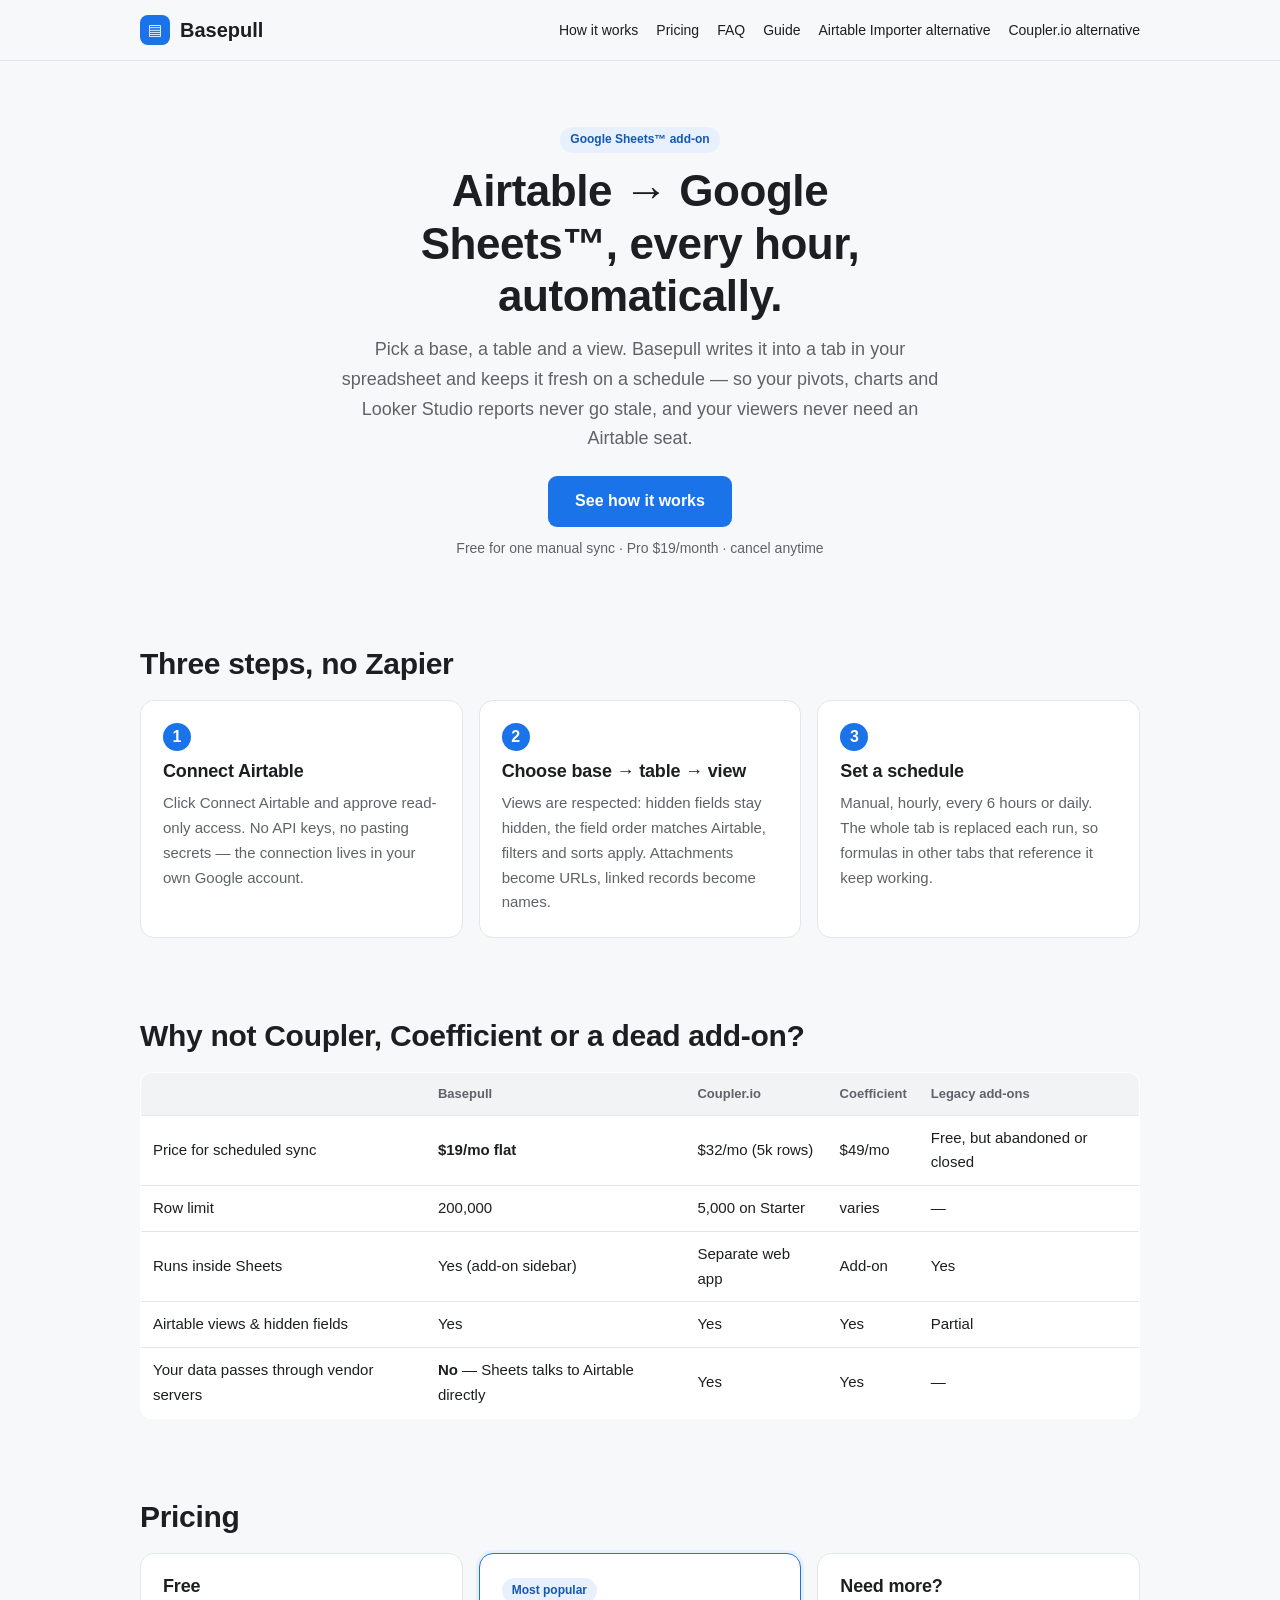
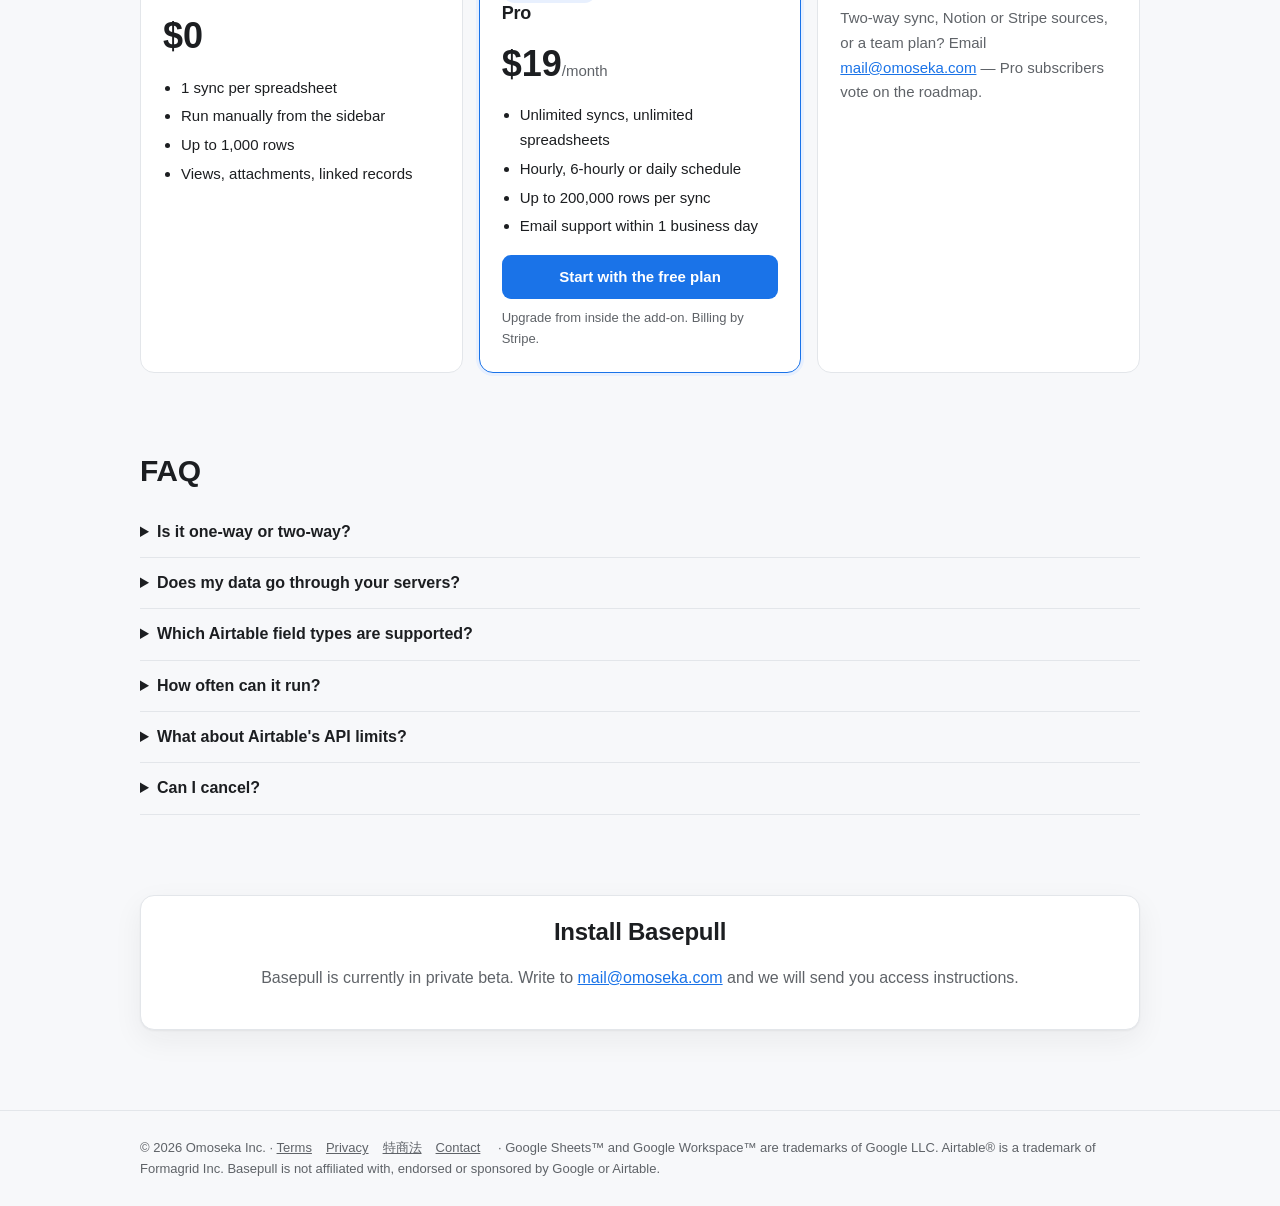
<file: index.html>
<!doctype html>
<html lang="en">
<head>
<meta charset="utf-8">
<meta name="viewport" content="width=device-width,initial-scale=1">
<title>Basepull — Airtable to Google Sheets sync add-on (hourly, automatic, $19/mo)</title>
<meta name="description" content="Sync Airtable tables and views into Google Sheets automatically. A Google Sheets add-on that runs hourly or daily, keeps your Sheets copy fresh, and costs $19/month instead of $32–49 for Coupler or Coefficient. Free plan included.">
<meta property="og:title" content="Basepull — Airtable → Google Sheets, on a schedule">
<meta property="og:description" content="Pull any Airtable table or view into Google Sheets every hour. No Zapier, no Airtable seats for viewers.">
<link rel="icon" href="favicon.svg" type="image/svg+xml">
<link rel="stylesheet" href="style.css">
<script type="application/ld+json">{"@context":"https://schema.org","@type":"SoftwareApplication","name":"Basepull","applicationCategory":"BusinessApplication","operatingSystem":"Web (Google Sheets add-on)","offers":[{"@type":"Offer","price":"0","priceCurrency":"USD","name":"Free"},{"@type":"Offer","price":"19","priceCurrency":"USD","name":"Pro monthly"}],"description":"Scheduled one-way sync from Airtable to Google Sheets."}</script>
</head>
<body>
<header class="top"><div class="wrap">
  <a class="brand" href="./"><span class="mark">▤</span>Basepull</a>
  <nav><a href="#how">How it works</a><a href="#pricing">Pricing</a><a href="#faq">FAQ</a><a href="airtable-to-google-sheets.html">Guide</a><a href="airtable-importer-alternative.html">Airtable Importer alternative</a><a href="coupler-io-alternative.html">Coupler.io alternative</a></nav>
</div></header>

<main class="wrap">
  <section class="hero">
    <span class="badge">Google Sheets™ add-on</span>
    <h1>Airtable → Google Sheets™, every hour, automatically.</h1>
    <p class="lead">Pick a base, a table and a view. Basepull writes it into a tab in your spreadsheet and keeps it fresh on a schedule — so your pivots, charts and Looker Studio reports never go stale, and your viewers never need an Airtable seat.</p>
    <a class="btn primary big" id="installBtn" href="#how">See how it works</a>
    <p style="color:var(--muted);font-size:14px;margin-top:10px">Free for one manual sync · Pro $19/month · cancel anytime</p>
  </section>

  <section class="block" id="how">
    <h2>Three steps, no Zapier</h2>
    <div class="steps">
      <div class="card"><h3>Connect Airtable</h3><p>Click Connect Airtable and approve read-only access. No API keys, no pasting secrets — the connection lives in your own Google account.</p></div>
      <div class="card"><h3>Choose base → table → view</h3><p>Views are respected: hidden fields stay hidden, the field order matches Airtable, filters and sorts apply. Attachments become URLs, linked records become names.</p></div>
      <div class="card"><h3>Set a schedule</h3><p>Manual, hourly, every 6 hours or daily. The whole tab is replaced each run, so formulas in other tabs that reference it keep working.</p></div>
    </div>
  </section>

  <section class="block">
    <h2>Why not Coupler, Coefficient or a dead add-on?</h2>
    <div class="tablewrap"><table class="compare">
      <tr><th></th><th>Basepull</th><th>Coupler.io</th><th>Coefficient</th><th>Legacy add-ons</th></tr>
      <tr><td>Price for scheduled sync</td><td><b>$19/mo flat</b></td><td>$32/mo (5k rows)</td><td>$49/mo</td><td>Free, but abandoned or closed</td></tr>
      <tr><td>Row limit</td><td>200,000</td><td>5,000 on Starter</td><td>varies</td><td>—</td></tr>
      <tr><td>Runs inside Sheets</td><td>Yes (add-on sidebar)</td><td>Separate web app</td><td>Add-on</td><td>Yes</td></tr>
      <tr><td>Airtable views &amp; hidden fields</td><td>Yes</td><td>Yes</td><td>Yes</td><td>Partial</td></tr>
      <tr><td>Your data passes through vendor servers</td><td><b>No</b> — Sheets talks to Airtable directly</td><td>Yes</td><td>Yes</td><td>—</td></tr>
    </table></div>
  </section>

  <section class="block" id="pricing">
    <h2>Pricing</h2>
    <div class="grid3">
      <div class="card price"><h3>Free</h3><div class="amt">$0</div>
        <ul><li>1 sync per spreadsheet</li><li>Run manually from the sidebar</li><li>Up to 1,000 rows</li><li>Views, attachments, linked records</li></ul></div>
      <div class="card price hot"><span class="badge">Most popular</span><h3>Pro</h3><div class="amt">$19<small>/month</small></div>
        <ul><li>Unlimited syncs, unlimited spreadsheets</li><li>Hourly, 6-hourly or daily schedule</li><li>Up to 200,000 rows per sync</li><li>Email support within 1 business day</li></ul>
        <a class="btn primary" href="#install" style="width:100%">Start with the free plan</a>
        <p style="font-size:13px;color:var(--muted);margin:8px 0 0">Upgrade from inside the add-on. Billing by Stripe.</p></div>
      <div class="card"><h3>Need more?</h3><p>Two-way sync, Notion or Stripe sources, or a team plan? Email <a href="mailto:mail@omoseka.com">mail@omoseka.com</a> — Pro subscribers vote on the roadmap.</p></div>
    </div>
  </section>

  <section class="block faq" id="faq">
    <h2>FAQ</h2>
    <details><summary>Is it one-way or two-way?</summary><p>One-way, Airtable → Sheets. The Sheets tab is a read-only mirror that is replaced on every run. Edit in Airtable; analyse in Sheets.</p></details>
    <details><summary>Does my data go through your servers?</summary><p>No. The add-on runs as Google Apps Script inside your Google account and calls the Airtable API directly. The only thing our server ever sees is your email address, to check whether you are a Pro subscriber.</p></details>
    <details><summary>Which Airtable field types are supported?</summary><p>All of them. Text, numbers, dates and checkboxes come through as-is. Multiple selects, linked records, lookups and collaborators are joined with commas; attachments become their URLs; formula errors show as <code>#ERROR</code>.</p></details>
    <details><summary>How often can it run?</summary><p>Google limits add-on schedules to once per hour. Basepull offers hourly, every 6 hours and daily on Pro. Free runs whenever you click "Run now".</p></details>
    <details><summary>What about Airtable's API limits?</summary><p>Airtable allows 5 requests per second per base and 100 records per request. A 50,000-row table syncs in about 2 minutes. Basepull backs off automatically if Airtable rate-limits.</p></details>
    <details><summary>Can I cancel?</summary><p>Yes, any time from "Manage subscription" in the sidebar. You keep Pro until the end of the billing period. Refunds within 14 days, no questions asked.</p></details>
  </section>

  <section class="block" id="install">
    <div class="panel" style="text-align:center">
      <h2 style="font-size:24px">Install Basepull</h2>
      <p style="color:var(--muted)">Basepull is currently in private beta. Write to <a href="mailto:mail@omoseka.com">mail@omoseka.com</a> and we will send you access instructions.</p>
    </div>
  </section>
</main>

<footer><div class="wrap">© 2026 Omoseka Inc. · <a href="terms.html">Terms</a><a href="privacy.html">Privacy</a><a href="tokushoho.html">特商法</a><a href="mailto:mail@omoseka.com">Contact</a> · Google Sheets™ and Google Workspace™ are trademarks of Google LLC. Airtable® is a trademark of Formagrid Inc. Basepull is not affiliated with, endorsed or sponsored by Google or Airtable.</div></footer>
</body>
</html>
</file>
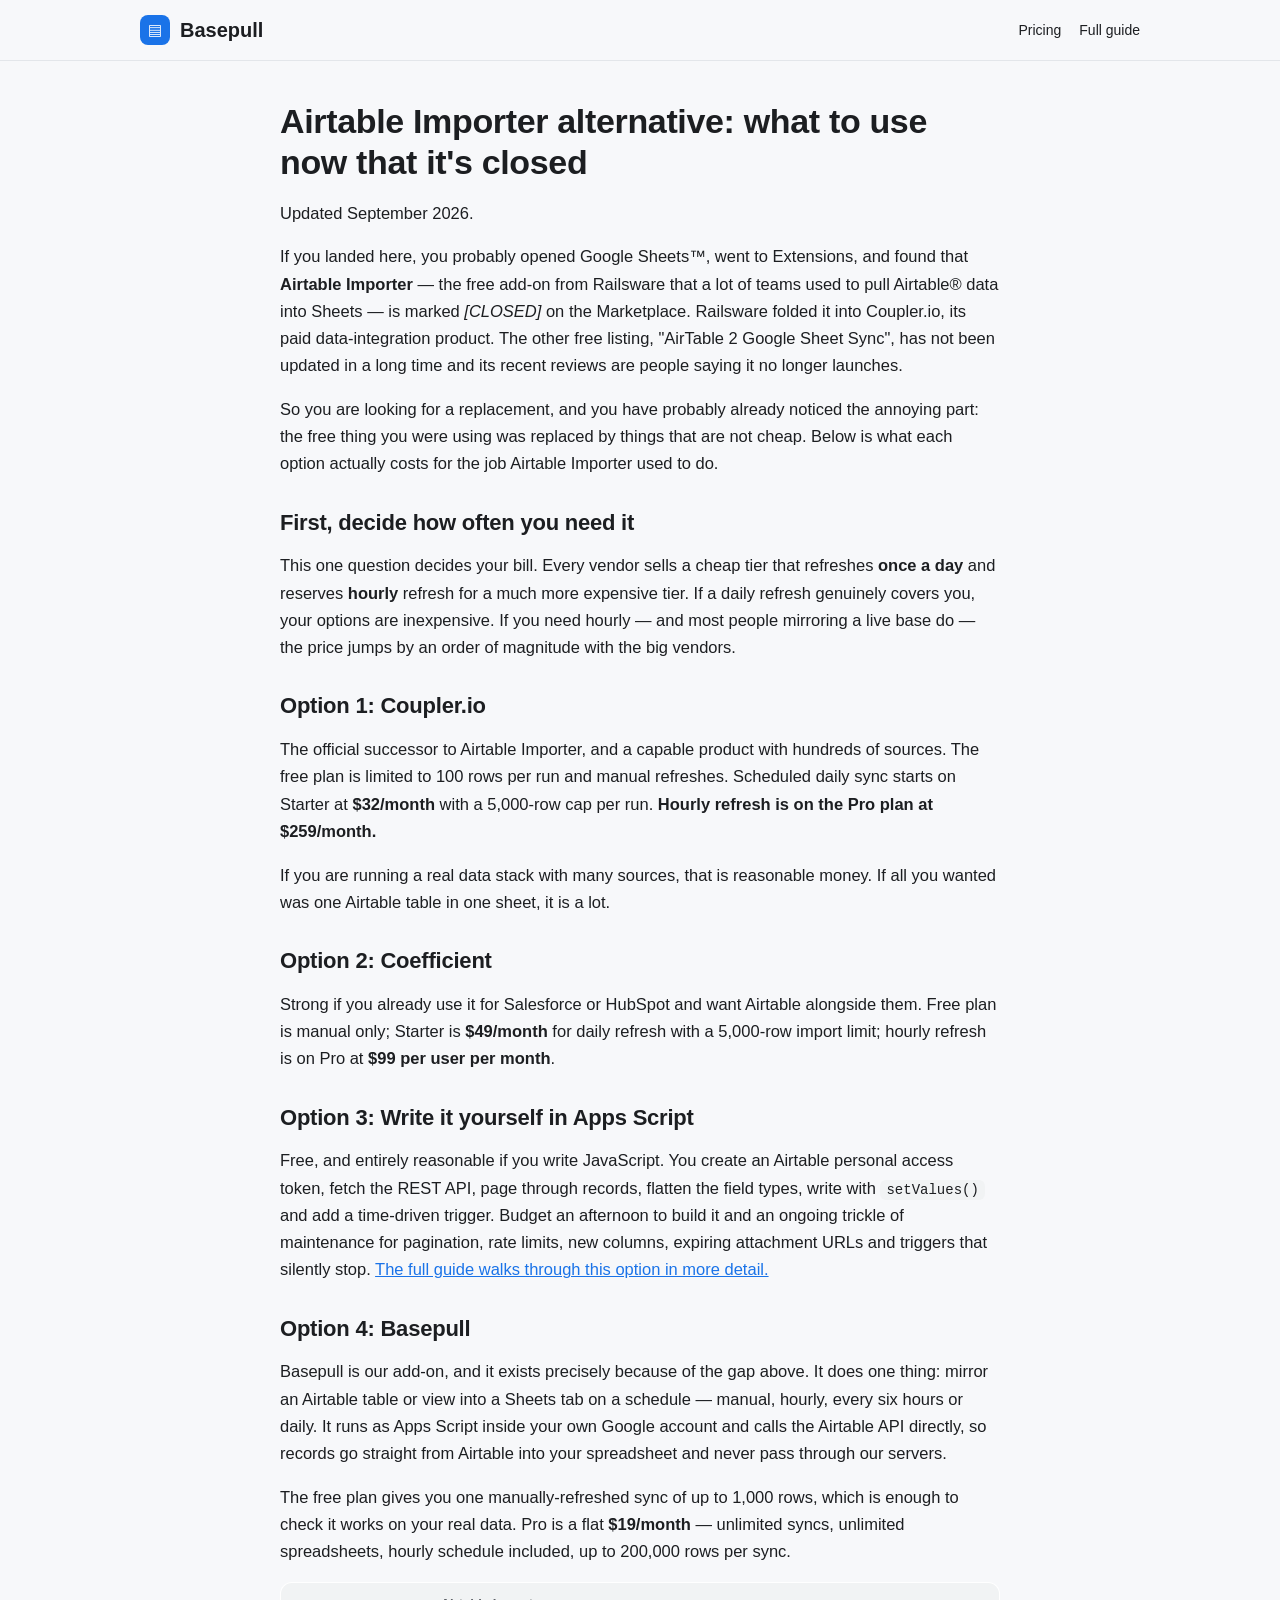
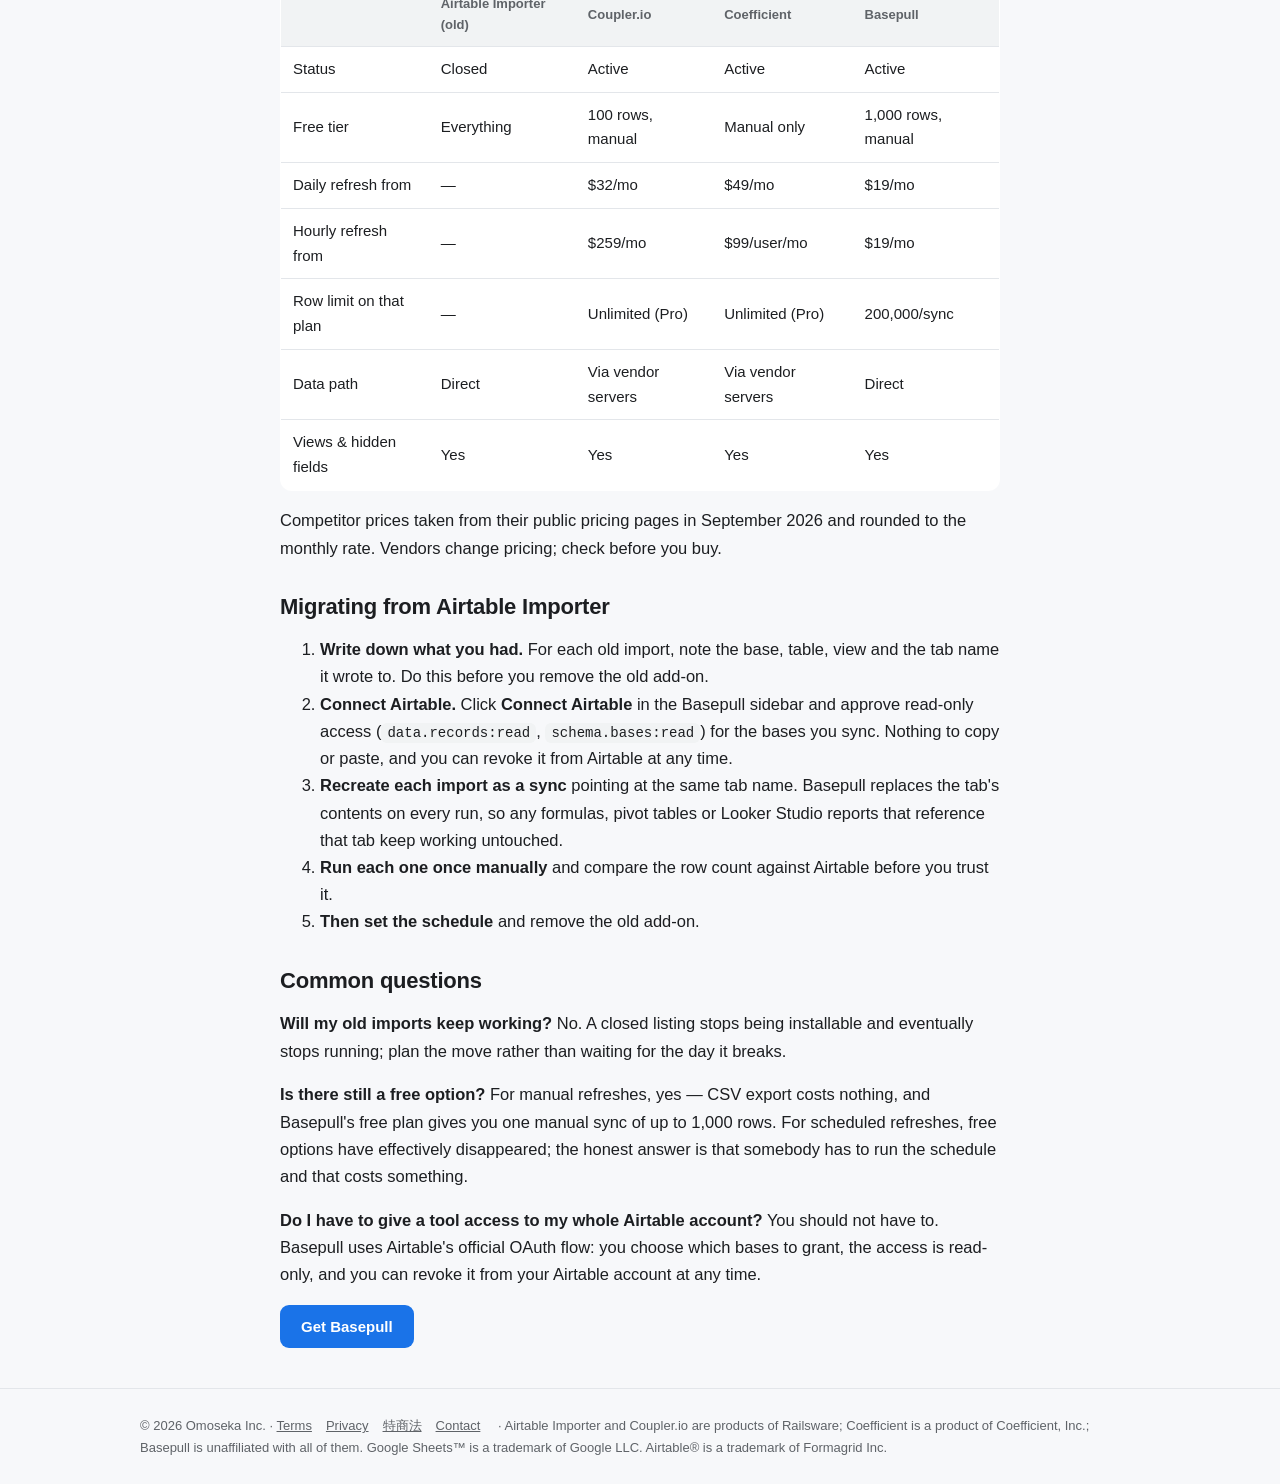
<file: airtable-importer-alternative.html>
<!doctype html>
<html lang="en"><head><meta charset="utf-8"><meta name="viewport" content="width=device-width,initial-scale=1">
<title>Airtable Importer is closed — the best alternatives for Google Sheets (2026)</title>
<meta name="description" content="Railsware's free Airtable Importer add-on for Google Sheets is closed. Here is what to use instead in 2026, with real prices, row limits and which plans actually include hourly refresh.">
<link rel="canonical" href="https://basepull.app/airtable-importer-alternative.html">
<link rel="icon" href="favicon.svg" type="image/svg+xml"><link rel="stylesheet" href="style.css"></head>
<body>
<header class="top"><div class="wrap"><a class="brand" href="./"><span class="mark">&#9636;</span>Basepull</a><nav><a href="./#pricing">Pricing</a><a href="airtable-to-google-sheets.html">Full guide</a></nav></div></header>
<main class="article">
<h1>Airtable Importer alternative: what to use now that it's closed</h1>
<p class="lede">Updated September 2026.</p>
<p>If you landed here, you probably opened Google Sheets&trade;, went to Extensions, and found that <strong>Airtable Importer</strong> &mdash; the free add-on from Railsware that a lot of teams used to pull Airtable&reg; data into Sheets &mdash; is marked <em>[CLOSED]</em> on the Marketplace. Railsware folded it into Coupler.io, its paid data-integration product. The other free listing, "AirTable 2 Google Sheet Sync", has not been updated in a long time and its recent reviews are people saying it no longer launches.</p>
<p>So you are looking for a replacement, and you have probably already noticed the annoying part: the free thing you were using was replaced by things that are not cheap. Below is what each option actually costs for the job Airtable Importer used to do.</p>

<h2>First, decide how often you need it</h2>
<p>This one question decides your bill. Every vendor sells a cheap tier that refreshes <strong>once a day</strong> and reserves <strong>hourly</strong> refresh for a much more expensive tier. If a daily refresh genuinely covers you, your options are inexpensive. If you need hourly &mdash; and most people mirroring a live base do &mdash; the price jumps by an order of magnitude with the big vendors.</p>

<h2>Option 1: Coupler.io</h2>
<p>The official successor to Airtable Importer, and a capable product with hundreds of sources. The free plan is limited to 100 rows per run and manual refreshes. Scheduled daily sync starts on Starter at <strong>$32/month</strong> with a 5,000-row cap per run. <strong>Hourly refresh is on the Pro plan at $259/month.</strong></p>
<p>If you are running a real data stack with many sources, that is reasonable money. If all you wanted was one Airtable table in one sheet, it is a lot.</p>

<h2>Option 2: Coefficient</h2>
<p>Strong if you already use it for Salesforce or HubSpot and want Airtable alongside them. Free plan is manual only; Starter is <strong>$49/month</strong> for daily refresh with a 5,000-row import limit; hourly refresh is on Pro at <strong>$99 per user per month</strong>.</p>

<h2>Option 3: Write it yourself in Apps Script</h2>
<p>Free, and entirely reasonable if you write JavaScript. You create an Airtable personal access token, fetch the REST API, page through records, flatten the field types, write with <code>setValues()</code> and add a time-driven trigger. Budget an afternoon to build it and an ongoing trickle of maintenance for pagination, rate limits, new columns, expiring attachment URLs and triggers that silently stop. <a href="airtable-to-google-sheets.html">The full guide walks through this option in more detail.</a></p>

<h2>Option 4: Basepull</h2>
<p>Basepull is our add-on, and it exists precisely because of the gap above. It does one thing: mirror an Airtable table or view into a Sheets tab on a schedule &mdash; manual, hourly, every six hours or daily. It runs as Apps Script inside your own Google account and calls the Airtable API directly, so records go straight from Airtable into your spreadsheet and never pass through our servers.</p>
<p>The free plan gives you one manually-refreshed sync of up to 1,000 rows, which is enough to check it works on your real data. Pro is a flat <strong>$19/month</strong> &mdash; unlimited syncs, unlimited spreadsheets, hourly schedule included, up to 200,000 rows per sync.</p>

<div class="tablewrap"><table class="compare">
<tr><th></th><th>Airtable Importer (old)</th><th>Coupler.io</th><th>Coefficient</th><th>Basepull</th></tr>
<tr><td>Status</td><td>Closed</td><td>Active</td><td>Active</td><td>Active</td></tr>
<tr><td>Free tier</td><td>Everything</td><td>100 rows, manual</td><td>Manual only</td><td>1,000 rows, manual</td></tr>
<tr><td>Daily refresh from</td><td>&mdash;</td><td>$32/mo</td><td>$49/mo</td><td>$19/mo</td></tr>
<tr><td>Hourly refresh from</td><td>&mdash;</td><td>$259/mo</td><td>$99/user/mo</td><td>$19/mo</td></tr>
<tr><td>Row limit on that plan</td><td>&mdash;</td><td>Unlimited (Pro)</td><td>Unlimited (Pro)</td><td>200,000/sync</td></tr>
<tr><td>Data path</td><td>Direct</td><td>Via vendor servers</td><td>Via vendor servers</td><td>Direct</td></tr>
<tr><td>Views &amp; hidden fields</td><td>Yes</td><td>Yes</td><td>Yes</td><td>Yes</td></tr>
</table></div>
<p class="muted">Competitor prices taken from their public pricing pages in September 2026 and rounded to the monthly rate. Vendors change pricing; check before you buy.</p>

<h2>Migrating from Airtable Importer</h2>
<ol>
<li><strong>Write down what you had.</strong> For each old import, note the base, table, view and the tab name it wrote to. Do this before you remove the old add-on.</li>
<li><strong>Connect Airtable.</strong> Click <strong>Connect Airtable</strong> in the Basepull sidebar and approve read-only access (<code>data.records:read</code>, <code>schema.bases:read</code>) for the bases you sync. Nothing to copy or paste, and you can revoke it from Airtable at any time.</li>
<li><strong>Recreate each import as a sync</strong> pointing at the same tab name. Basepull replaces the tab's contents on every run, so any formulas, pivot tables or Looker Studio reports that reference that tab keep working untouched.</li>
<li><strong>Run each one once manually</strong> and compare the row count against Airtable before you trust it.</li>
<li><strong>Then set the schedule</strong> and remove the old add-on.</li>
</ol>

<h2>Common questions</h2>
<p><strong>Will my old imports keep working?</strong> No. A closed listing stops being installable and eventually stops running; plan the move rather than waiting for the day it breaks.</p>
<p><strong>Is there still a free option?</strong> For manual refreshes, yes &mdash; CSV export costs nothing, and Basepull's free plan gives you one manual sync of up to 1,000 rows. For scheduled refreshes, free options have effectively disappeared; the honest answer is that somebody has to run the schedule and that costs something.</p>
<p><strong>Do I have to give a tool access to my whole Airtable account?</strong> You should not have to. Basepull uses Airtable's official OAuth flow: you choose which bases to grant, the access is read-only, and you can revoke it from your Airtable account at any time.</p>
<p><a class="btn primary" href="./#install">Get Basepull</a></p>
</main>
<footer><div class="wrap">&copy; 2026 Omoseka Inc. &middot; <a href="terms.html">Terms</a><a href="privacy.html">Privacy</a><a href="tokushoho.html">&#29305;&#21830;&#27861;</a><a href="mailto:mail@omoseka.com">Contact</a> &middot; Airtable Importer and Coupler.io are products of Railsware; Coefficient is a product of Coefficient, Inc.; Basepull is unaffiliated with all of them. Google Sheets&trade; is a trademark of Google LLC. Airtable&reg; is a trademark of Formagrid Inc.</div></footer>
</body></html>
</file>
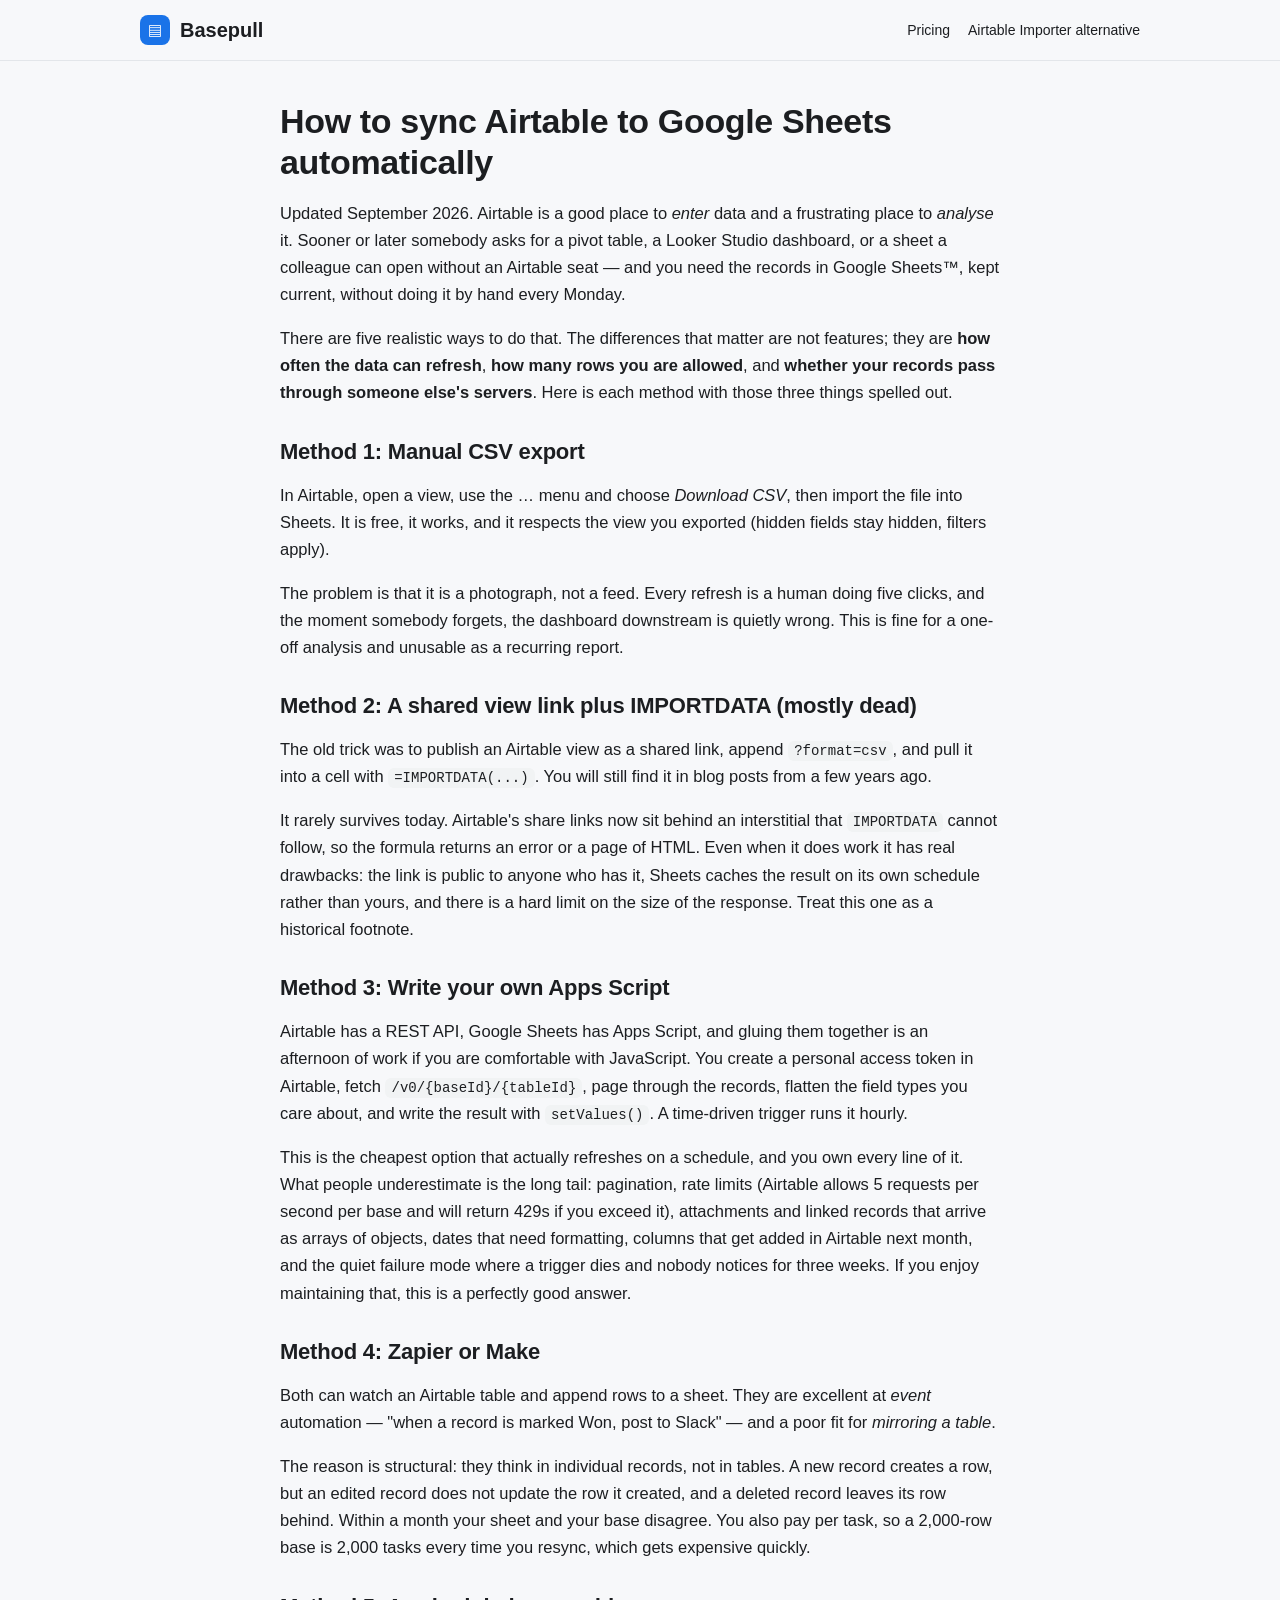
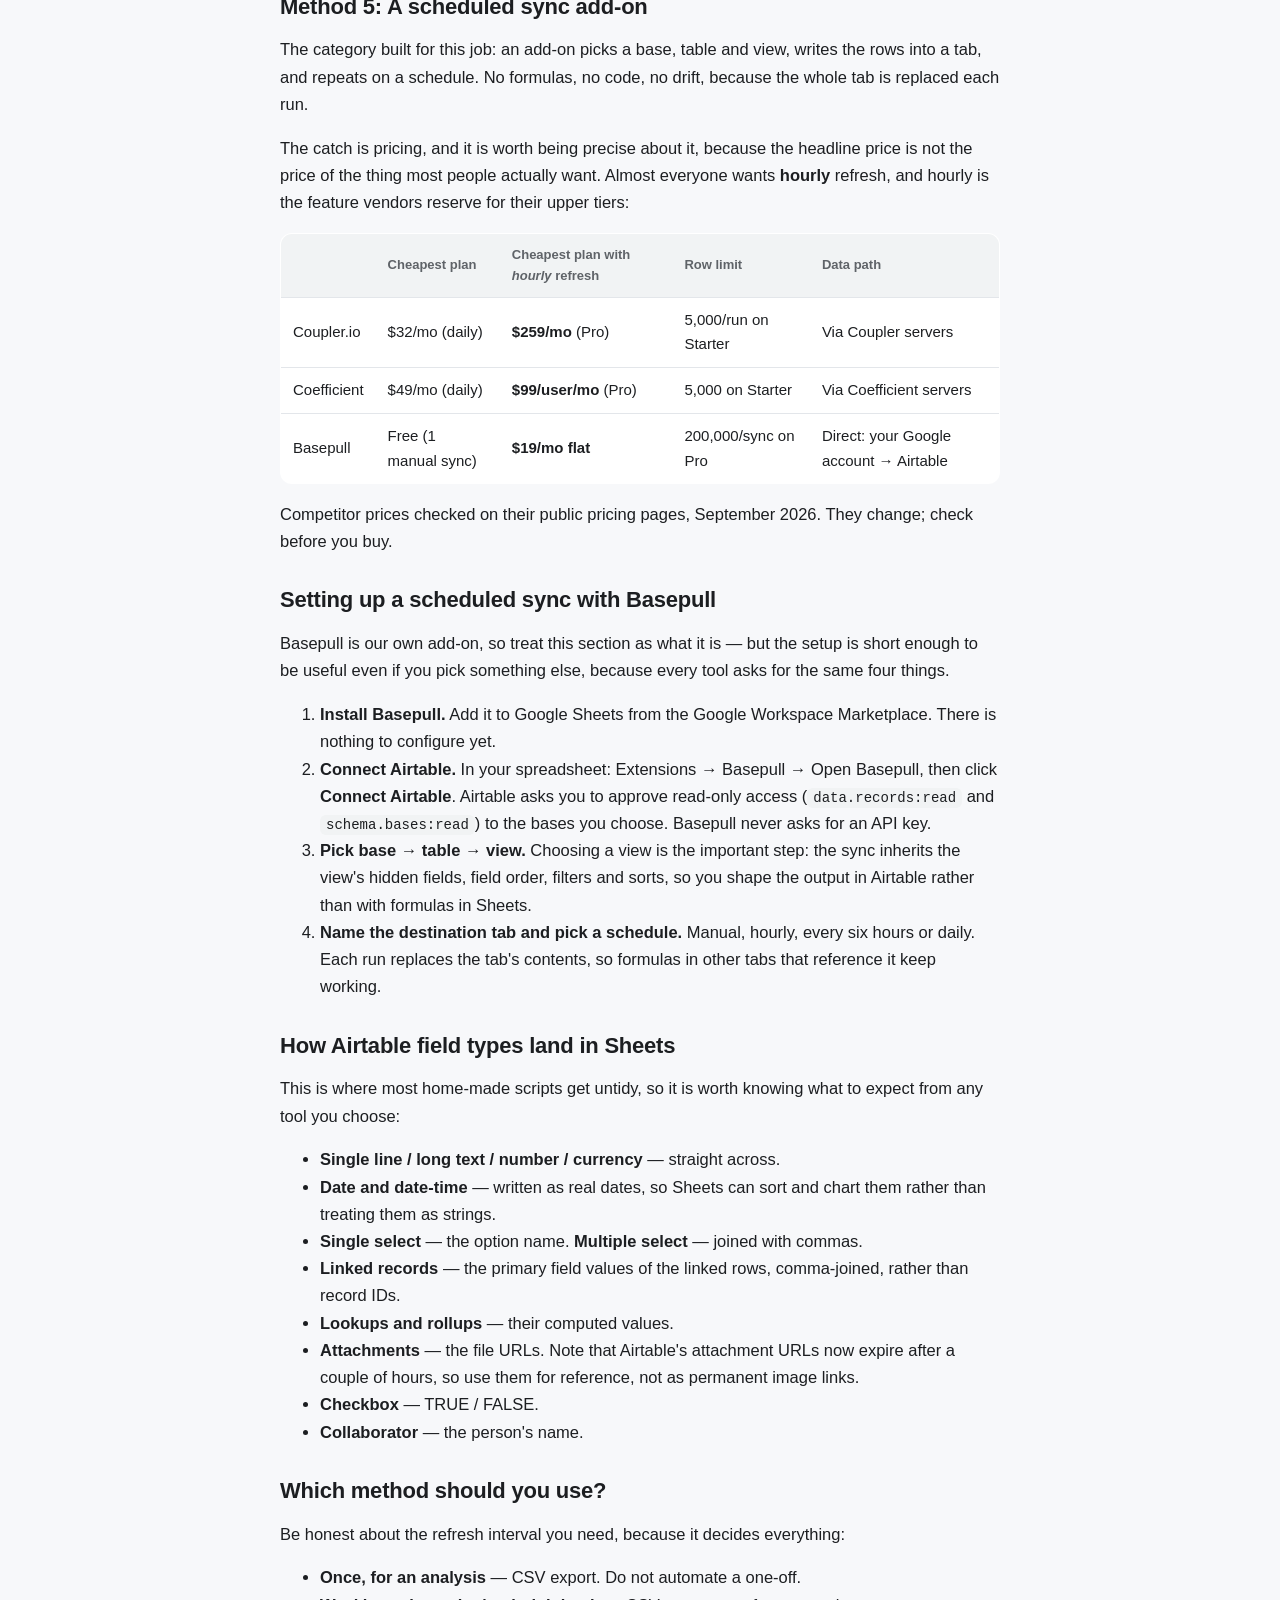
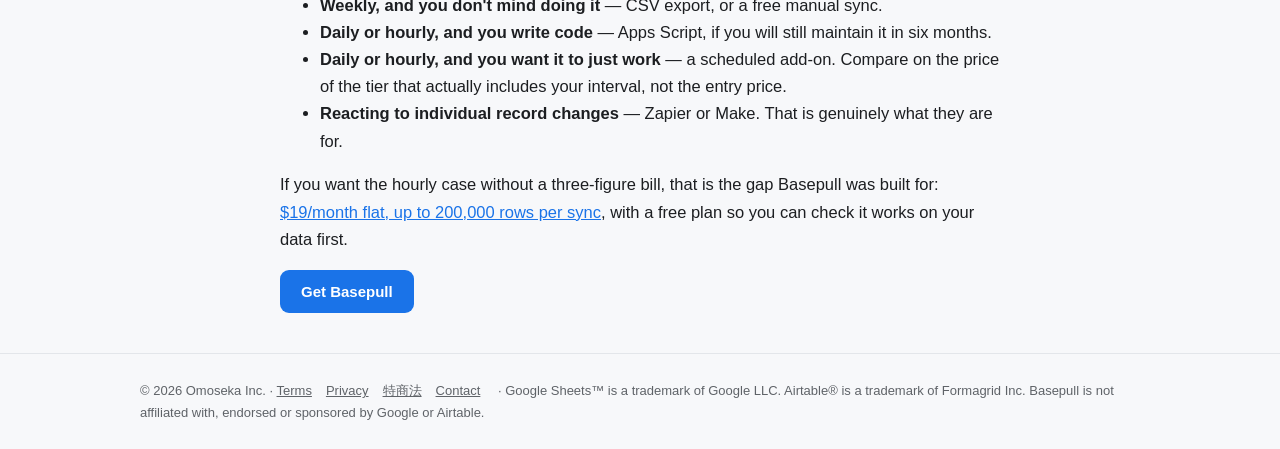
<file: airtable-to-google-sheets.html>
<!doctype html>
<html lang="en"><head><meta charset="utf-8"><meta name="viewport" content="width=device-width,initial-scale=1">
<title>How to sync Airtable to Google Sheets automatically (2026: 5 methods compared)</title>
<meta name="description" content="Five ways to get Airtable data into Google Sheets and keep it fresh: CSV export, IMPORTDATA, Apps Script, Zapier/Make and a scheduled add-on. Real prices, row limits and how often each one can actually refresh.">
<link rel="canonical" href="https://basepull.app/airtable-to-google-sheets.html">
<link rel="icon" href="favicon.svg" type="image/svg+xml"><link rel="stylesheet" href="style.css"></head>
<body>
<header class="top"><div class="wrap"><a class="brand" href="./"><span class="mark">&#9636;</span>Basepull</a><nav><a href="./#pricing">Pricing</a><a href="airtable-importer-alternative.html">Airtable Importer alternative</a></nav></div></header>
<main class="article">
<h1>How to sync Airtable to Google Sheets automatically</h1>
<p class="lede">Updated September 2026. Airtable is a good place to <em>enter</em> data and a frustrating place to <em>analyse</em> it. Sooner or later somebody asks for a pivot table, a Looker Studio dashboard, or a sheet a colleague can open without an Airtable seat — and you need the records in Google Sheets&trade;, kept current, without doing it by hand every Monday.</p>
<p>There are five realistic ways to do that. The differences that matter are not features; they are <strong>how often the data can refresh</strong>, <strong>how many rows you are allowed</strong>, and <strong>whether your records pass through someone else's servers</strong>. Here is each method with those three things spelled out.</p>

<h2>Method 1: Manual CSV export</h2>
<p>In Airtable, open a view, use the &hellip; menu and choose <em>Download CSV</em>, then import the file into Sheets. It is free, it works, and it respects the view you exported (hidden fields stay hidden, filters apply).</p>
<p>The problem is that it is a photograph, not a feed. Every refresh is a human doing five clicks, and the moment somebody forgets, the dashboard downstream is quietly wrong. This is fine for a one-off analysis and unusable as a recurring report.</p>

<h2>Method 2: A shared view link plus IMPORTDATA (mostly dead)</h2>
<p>The old trick was to publish an Airtable view as a shared link, append <code>?format=csv</code>, and pull it into a cell with <code>=IMPORTDATA(...)</code>. You will still find it in blog posts from a few years ago.</p>
<p>It rarely survives today. Airtable's share links now sit behind an interstitial that <code>IMPORTDATA</code> cannot follow, so the formula returns an error or a page of HTML. Even when it does work it has real drawbacks: the link is public to anyone who has it, Sheets caches the result on its own schedule rather than yours, and there is a hard limit on the size of the response. Treat this one as a historical footnote.</p>

<h2>Method 3: Write your own Apps Script</h2>
<p>Airtable has a REST API, Google Sheets has Apps Script, and gluing them together is an afternoon of work if you are comfortable with JavaScript. You create a personal access token in Airtable, fetch <code>/v0/{baseId}/{tableId}</code>, page through the records, flatten the field types you care about, and write the result with <code>setValues()</code>. A time-driven trigger runs it hourly.</p>
<p>This is the cheapest option that actually refreshes on a schedule, and you own every line of it. What people underestimate is the long tail: pagination, rate limits (Airtable allows 5 requests per second per base and will return 429s if you exceed it), attachments and linked records that arrive as arrays of objects, dates that need formatting, columns that get added in Airtable next month, and the quiet failure mode where a trigger dies and nobody notices for three weeks. If you enjoy maintaining that, this is a perfectly good answer.</p>

<h2>Method 4: Zapier or Make</h2>
<p>Both can watch an Airtable table and append rows to a sheet. They are excellent at <em>event</em> automation — "when a record is marked Won, post to Slack" — and a poor fit for <em>mirroring a table</em>.</p>
<p>The reason is structural: they think in individual records, not in tables. A new record creates a row, but an edited record does not update the row it created, and a deleted record leaves its row behind. Within a month your sheet and your base disagree. You also pay per task, so a 2,000-row base is 2,000 tasks every time you resync, which gets expensive quickly.</p>

<h2>Method 5: A scheduled sync add-on</h2>
<p>The category built for this job: an add-on picks a base, table and view, writes the rows into a tab, and repeats on a schedule. No formulas, no code, no drift, because the whole tab is replaced each run.</p>
<p>The catch is pricing, and it is worth being precise about it, because the headline price is not the price of the thing most people actually want. Almost everyone wants <strong>hourly</strong> refresh, and hourly is the feature vendors reserve for their upper tiers:</p>
<div class="tablewrap"><table class="compare">
<tr><th></th><th>Cheapest plan</th><th>Cheapest plan with <em>hourly</em> refresh</th><th>Row limit</th><th>Data path</th></tr>
<tr><td>Coupler.io</td><td>$32/mo (daily)</td><td><strong>$259/mo</strong> (Pro)</td><td>5,000/run on Starter</td><td>Via Coupler servers</td></tr>
<tr><td>Coefficient</td><td>$49/mo (daily)</td><td><strong>$99/user/mo</strong> (Pro)</td><td>5,000 on Starter</td><td>Via Coefficient servers</td></tr>
<tr><td>Basepull</td><td>Free (1 manual sync)</td><td><strong>$19/mo flat</strong></td><td>200,000/sync on Pro</td><td>Direct: your Google account &rarr; Airtable</td></tr>
</table></div>
<p class="muted">Competitor prices checked on their public pricing pages, September 2026. They change; check before you buy.</p>

<h2>Setting up a scheduled sync with Basepull</h2>
<p>Basepull is our own add-on, so treat this section as what it is — but the setup is short enough to be useful even if you pick something else, because every tool asks for the same four things.</p>
<ol>
<li><strong>Install Basepull.</strong> Add it to Google Sheets from the Google Workspace Marketplace. There is nothing to configure yet.</li>
<li><strong>Connect Airtable.</strong> In your spreadsheet: Extensions &rarr; Basepull &rarr; Open Basepull, then click <strong>Connect Airtable</strong>. Airtable asks you to approve read-only access (<code>data.records:read</code> and <code>schema.bases:read</code>) to the bases you choose. Basepull never asks for an API key.</li>
<li><strong>Pick base &rarr; table &rarr; view.</strong> Choosing a view is the important step: the sync inherits the view's hidden fields, field order, filters and sorts, so you shape the output in Airtable rather than with formulas in Sheets.</li>
<li><strong>Name the destination tab and pick a schedule.</strong> Manual, hourly, every six hours or daily. Each run replaces the tab's contents, so formulas in other tabs that reference it keep working.</li>
</ol>

<h2>How Airtable field types land in Sheets</h2>
<p>This is where most home-made scripts get untidy, so it is worth knowing what to expect from any tool you choose:</p>
<ul>
<li><strong>Single line / long text / number / currency</strong> &mdash; straight across.</li>
<li><strong>Date and date-time</strong> &mdash; written as real dates, so Sheets can sort and chart them rather than treating them as strings.</li>
<li><strong>Single select</strong> &mdash; the option name. <strong>Multiple select</strong> &mdash; joined with commas.</li>
<li><strong>Linked records</strong> &mdash; the primary field values of the linked rows, comma-joined, rather than record IDs.</li>
<li><strong>Lookups and rollups</strong> &mdash; their computed values.</li>
<li><strong>Attachments</strong> &mdash; the file URLs. Note that Airtable's attachment URLs now expire after a couple of hours, so use them for reference, not as permanent image links.</li>
<li><strong>Checkbox</strong> &mdash; TRUE / FALSE.</li>
<li><strong>Collaborator</strong> &mdash; the person's name.</li>
</ul>

<h2>Which method should you use?</h2>
<p>Be honest about the refresh interval you need, because it decides everything:</p>
<ul>
<li><strong>Once, for an analysis</strong> &mdash; CSV export. Do not automate a one-off.</li>
<li><strong>Weekly, and you don't mind doing it</strong> &mdash; CSV export, or a free manual sync.</li>
<li><strong>Daily or hourly, and you write code</strong> &mdash; Apps Script, if you will still maintain it in six months.</li>
<li><strong>Daily or hourly, and you want it to just work</strong> &mdash; a scheduled add-on. Compare on the price of the tier that actually includes your interval, not the entry price.</li>
<li><strong>Reacting to individual record changes</strong> &mdash; Zapier or Make. That is genuinely what they are for.</li>
</ul>
<p>If you want the hourly case without a three-figure bill, that is the gap Basepull was built for: <a href="./#pricing">$19/month flat, up to 200,000 rows per sync</a>, with a free plan so you can check it works on your data first.</p>
<p><a class="btn primary" href="./#install">Get Basepull</a></p>
</main>
<footer><div class="wrap">&copy; 2026 Omoseka Inc. &middot; <a href="terms.html">Terms</a><a href="privacy.html">Privacy</a><a href="tokushoho.html">&#29305;&#21830;&#27861;</a><a href="mailto:mail@omoseka.com">Contact</a> &middot; Google Sheets&trade; is a trademark of Google LLC. Airtable&reg; is a trademark of Formagrid Inc. Basepull is not affiliated with, endorsed or sponsored by Google or Airtable.</div></footer>
</body></html>
</file>
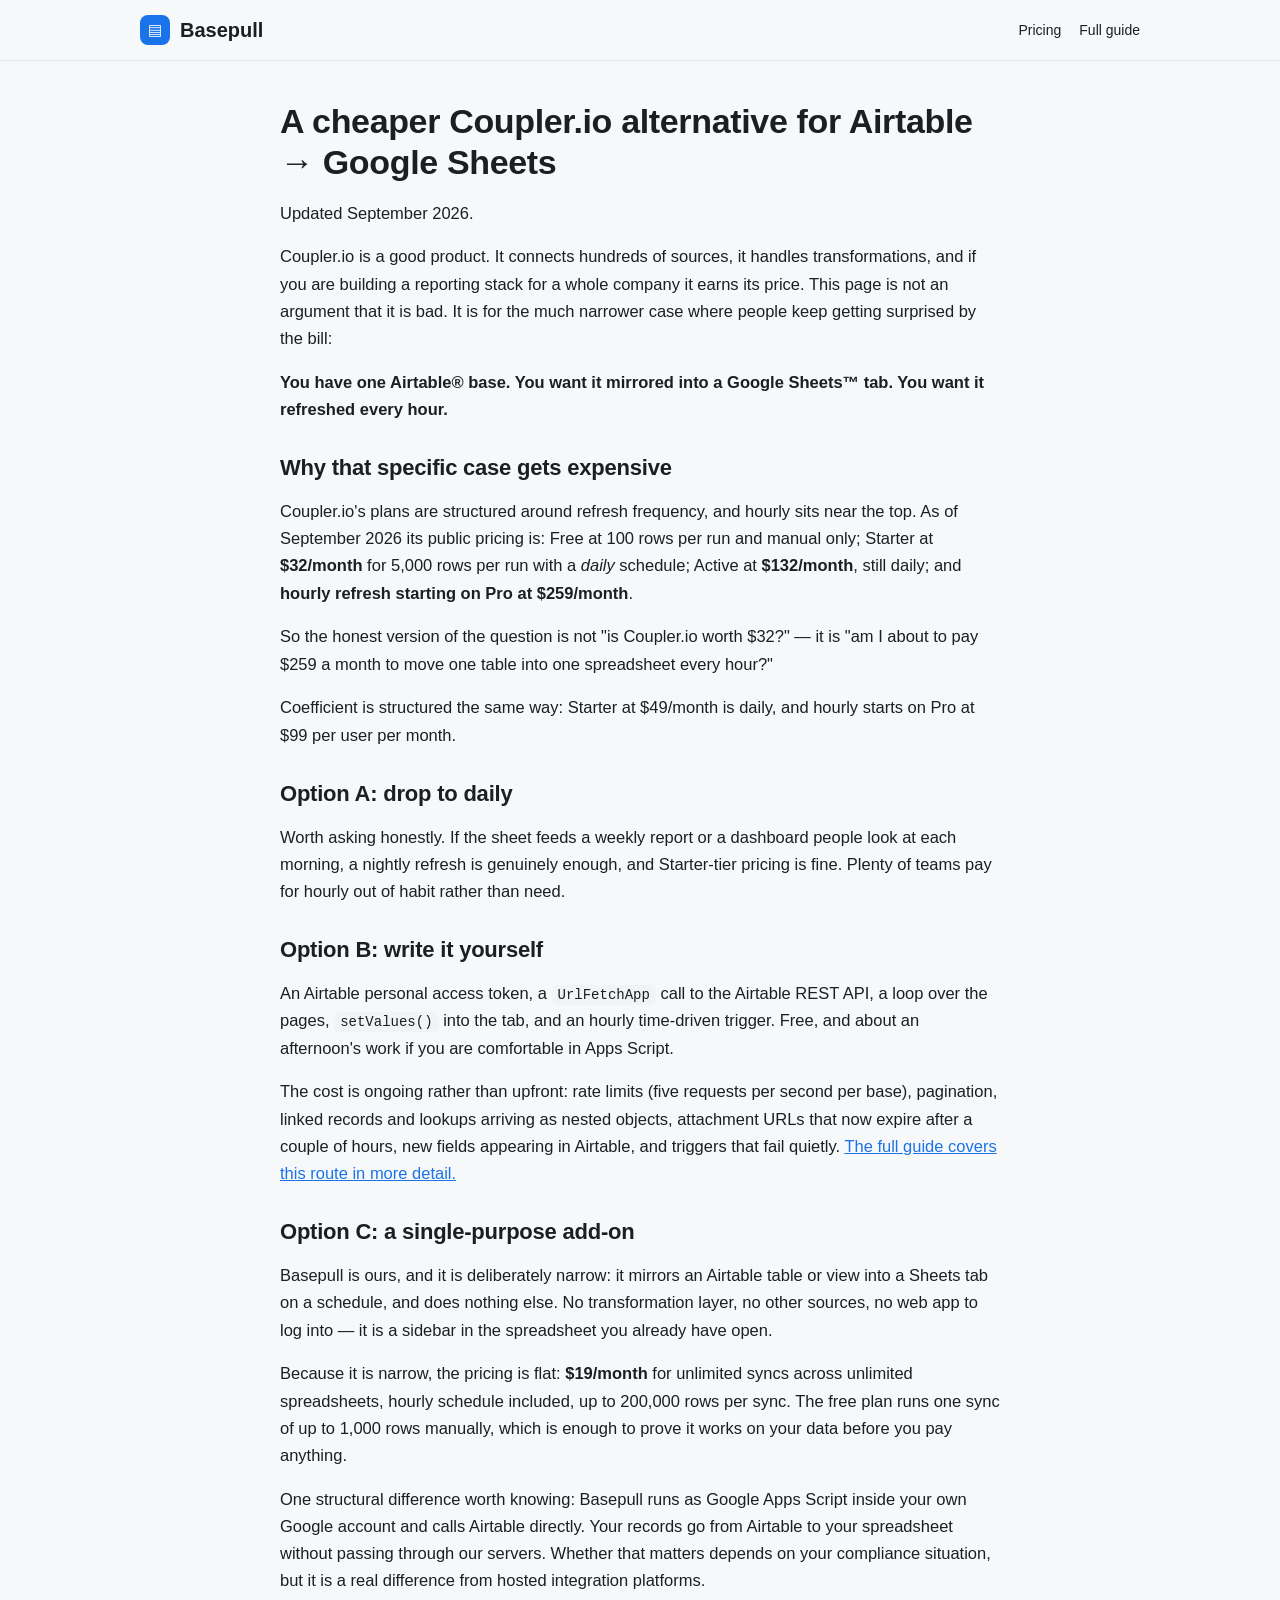
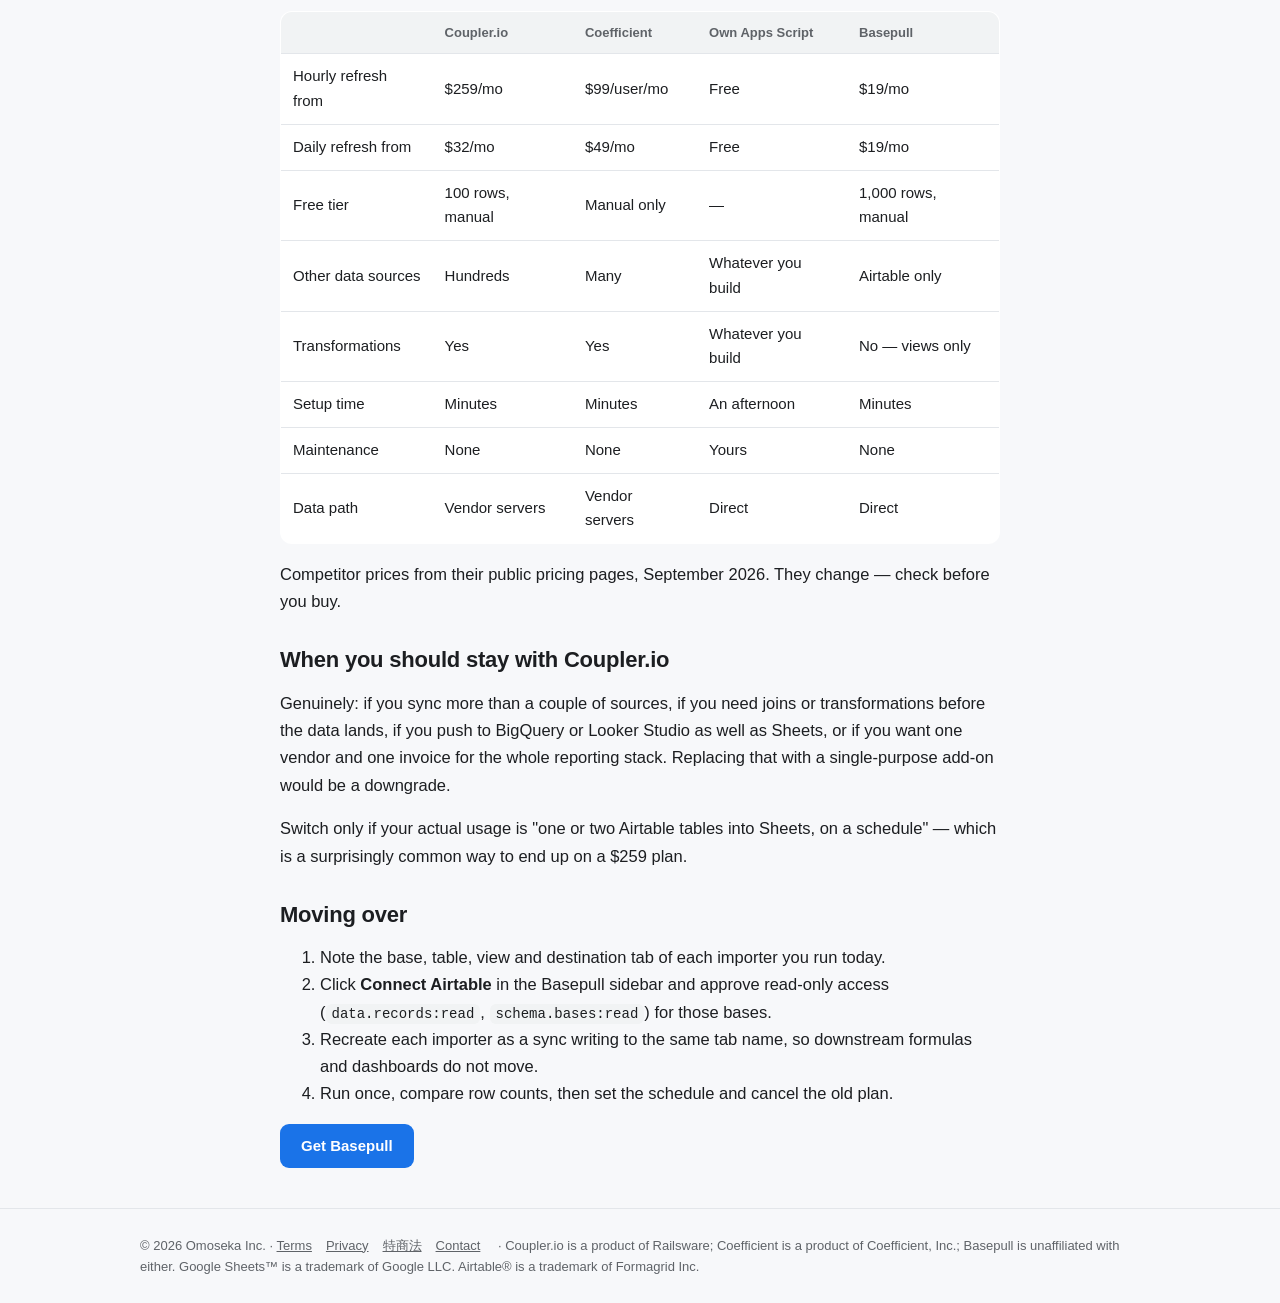
<file: coupler-io-alternative.html>
<!doctype html>
<html lang="en"><head><meta charset="utf-8"><meta name="viewport" content="width=device-width,initial-scale=1">
<title>Coupler.io alternative for Airtable → Google Sheets (hourly sync for $19/month)</title>
<meta name="description" content="Coupler.io reserves hourly refresh for its $259/month Pro plan. If you only need one Airtable base mirrored into Google Sheets on an hourly schedule, here are cheaper ways to do it.">
<link rel="canonical" href="https://basepull.app/coupler-io-alternative.html">
<link rel="icon" href="favicon.svg" type="image/svg+xml"><link rel="stylesheet" href="style.css"></head>
<body>
<header class="top"><div class="wrap"><a class="brand" href="./"><span class="mark">&#9636;</span>Basepull</a><nav><a href="./#pricing">Pricing</a><a href="airtable-to-google-sheets.html">Full guide</a></nav></div></header>
<main class="article">
<h1>A cheaper Coupler.io alternative for Airtable &rarr; Google Sheets</h1>
<p class="lede">Updated September 2026.</p>
<p>Coupler.io is a good product. It connects hundreds of sources, it handles transformations, and if you are building a reporting stack for a whole company it earns its price. This page is not an argument that it is bad. It is for the much narrower case where people keep getting surprised by the bill:</p>
<p><strong>You have one Airtable&reg; base. You want it mirrored into a Google Sheets&trade; tab. You want it refreshed every hour.</strong></p>

<h2>Why that specific case gets expensive</h2>
<p>Coupler.io's plans are structured around refresh frequency, and hourly sits near the top. As of September 2026 its public pricing is: Free at 100 rows per run and manual only; Starter at <strong>$32/month</strong> for 5,000 rows per run with a <em>daily</em> schedule; Active at <strong>$132/month</strong>, still daily; and <strong>hourly refresh starting on Pro at $259/month</strong>.</p>
<p>So the honest version of the question is not "is Coupler.io worth $32?" &mdash; it is "am I about to pay $259 a month to move one table into one spreadsheet every hour?"</p>
<p>Coefficient is structured the same way: Starter at $49/month is daily, and hourly starts on Pro at $99 per user per month.</p>

<h2>Option A: drop to daily</h2>
<p>Worth asking honestly. If the sheet feeds a weekly report or a dashboard people look at each morning, a nightly refresh is genuinely enough, and Starter-tier pricing is fine. Plenty of teams pay for hourly out of habit rather than need.</p>

<h2>Option B: write it yourself</h2>
<p>An Airtable personal access token, a <code>UrlFetchApp</code> call to the Airtable REST API, a loop over the pages, <code>setValues()</code> into the tab, and an hourly time-driven trigger. Free, and about an afternoon's work if you are comfortable in Apps Script.</p>
<p>The cost is ongoing rather than upfront: rate limits (five requests per second per base), pagination, linked records and lookups arriving as nested objects, attachment URLs that now expire after a couple of hours, new fields appearing in Airtable, and triggers that fail quietly. <a href="airtable-to-google-sheets.html">The full guide covers this route in more detail.</a></p>

<h2>Option C: a single-purpose add-on</h2>
<p>Basepull is ours, and it is deliberately narrow: it mirrors an Airtable table or view into a Sheets tab on a schedule, and does nothing else. No transformation layer, no other sources, no web app to log into &mdash; it is a sidebar in the spreadsheet you already have open.</p>
<p>Because it is narrow, the pricing is flat: <strong>$19/month</strong> for unlimited syncs across unlimited spreadsheets, hourly schedule included, up to 200,000 rows per sync. The free plan runs one sync of up to 1,000 rows manually, which is enough to prove it works on your data before you pay anything.</p>
<p>One structural difference worth knowing: Basepull runs as Google Apps Script inside your own Google account and calls Airtable directly. Your records go from Airtable to your spreadsheet without passing through our servers. Whether that matters depends on your compliance situation, but it is a real difference from hosted integration platforms.</p>

<div class="tablewrap"><table class="compare">
<tr><th></th><th>Coupler.io</th><th>Coefficient</th><th>Own Apps Script</th><th>Basepull</th></tr>
<tr><td>Hourly refresh from</td><td>$259/mo</td><td>$99/user/mo</td><td>Free</td><td>$19/mo</td></tr>
<tr><td>Daily refresh from</td><td>$32/mo</td><td>$49/mo</td><td>Free</td><td>$19/mo</td></tr>
<tr><td>Free tier</td><td>100 rows, manual</td><td>Manual only</td><td>&mdash;</td><td>1,000 rows, manual</td></tr>
<tr><td>Other data sources</td><td>Hundreds</td><td>Many</td><td>Whatever you build</td><td>Airtable only</td></tr>
<tr><td>Transformations</td><td>Yes</td><td>Yes</td><td>Whatever you build</td><td>No &mdash; views only</td></tr>
<tr><td>Setup time</td><td>Minutes</td><td>Minutes</td><td>An afternoon</td><td>Minutes</td></tr>
<tr><td>Maintenance</td><td>None</td><td>None</td><td>Yours</td><td>None</td></tr>
<tr><td>Data path</td><td>Vendor servers</td><td>Vendor servers</td><td>Direct</td><td>Direct</td></tr>
</table></div>
<p class="muted">Competitor prices from their public pricing pages, September 2026. They change &mdash; check before you buy.</p>

<h2>When you should stay with Coupler.io</h2>
<p>Genuinely: if you sync more than a couple of sources, if you need joins or transformations before the data lands, if you push to BigQuery or Looker Studio as well as Sheets, or if you want one vendor and one invoice for the whole reporting stack. Replacing that with a single-purpose add-on would be a downgrade.</p>
<p>Switch only if your actual usage is "one or two Airtable tables into Sheets, on a schedule" &mdash; which is a surprisingly common way to end up on a $259 plan.</p>

<h2>Moving over</h2>
<ol>
<li>Note the base, table, view and destination tab of each importer you run today.</li>
<li>Click <strong>Connect Airtable</strong> in the Basepull sidebar and approve read-only access (<code>data.records:read</code>, <code>schema.bases:read</code>) for those bases.</li>
<li>Recreate each importer as a sync writing to the same tab name, so downstream formulas and dashboards do not move.</li>
<li>Run once, compare row counts, then set the schedule and cancel the old plan.</li>
</ol>
<p><a class="btn primary" href="./#install">Get Basepull</a></p>
</main>
<footer><div class="wrap">&copy; 2026 Omoseka Inc. &middot; <a href="terms.html">Terms</a><a href="privacy.html">Privacy</a><a href="tokushoho.html">&#29305;&#21830;&#27861;</a><a href="mailto:mail@omoseka.com">Contact</a> &middot; Coupler.io is a product of Railsware; Coefficient is a product of Coefficient, Inc.; Basepull is unaffiliated with either. Google Sheets&trade; is a trademark of Google LLC. Airtable&reg; is a trademark of Formagrid Inc.</div></footer>
</body></html>
</file>
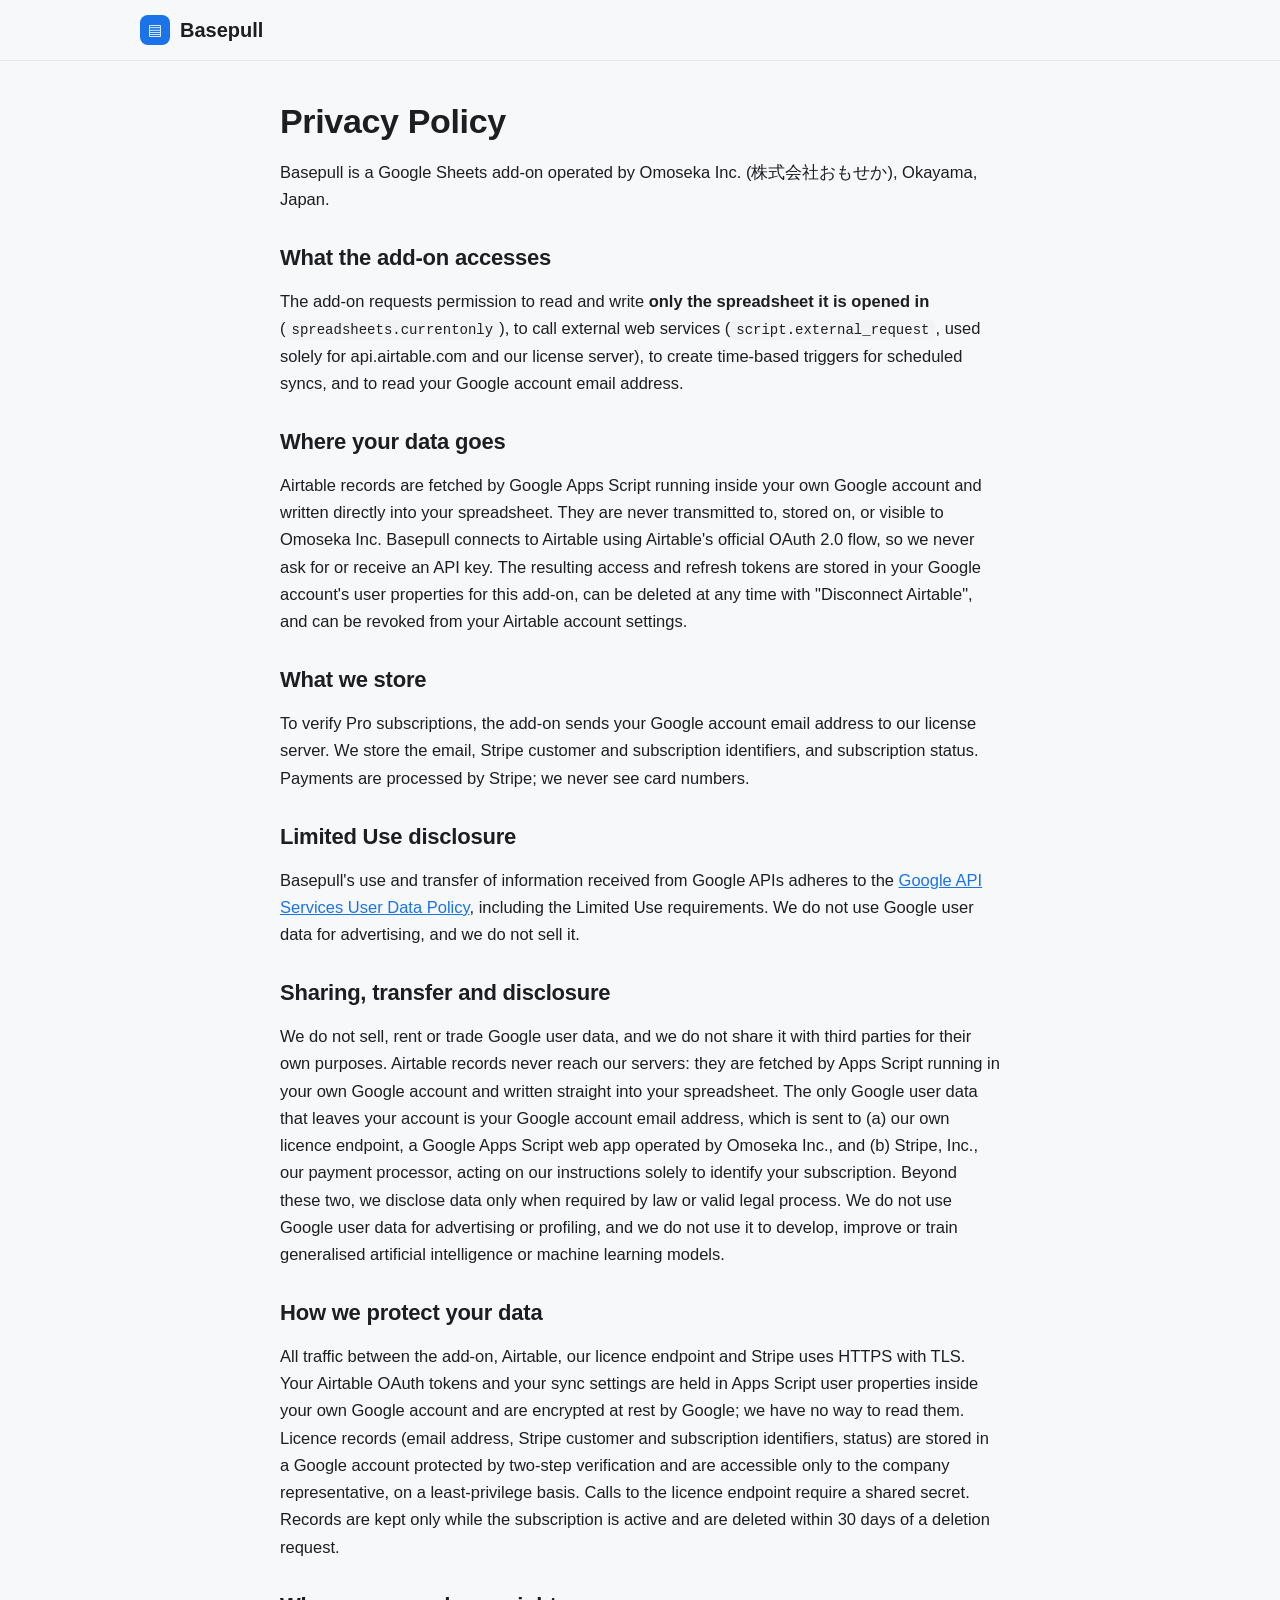
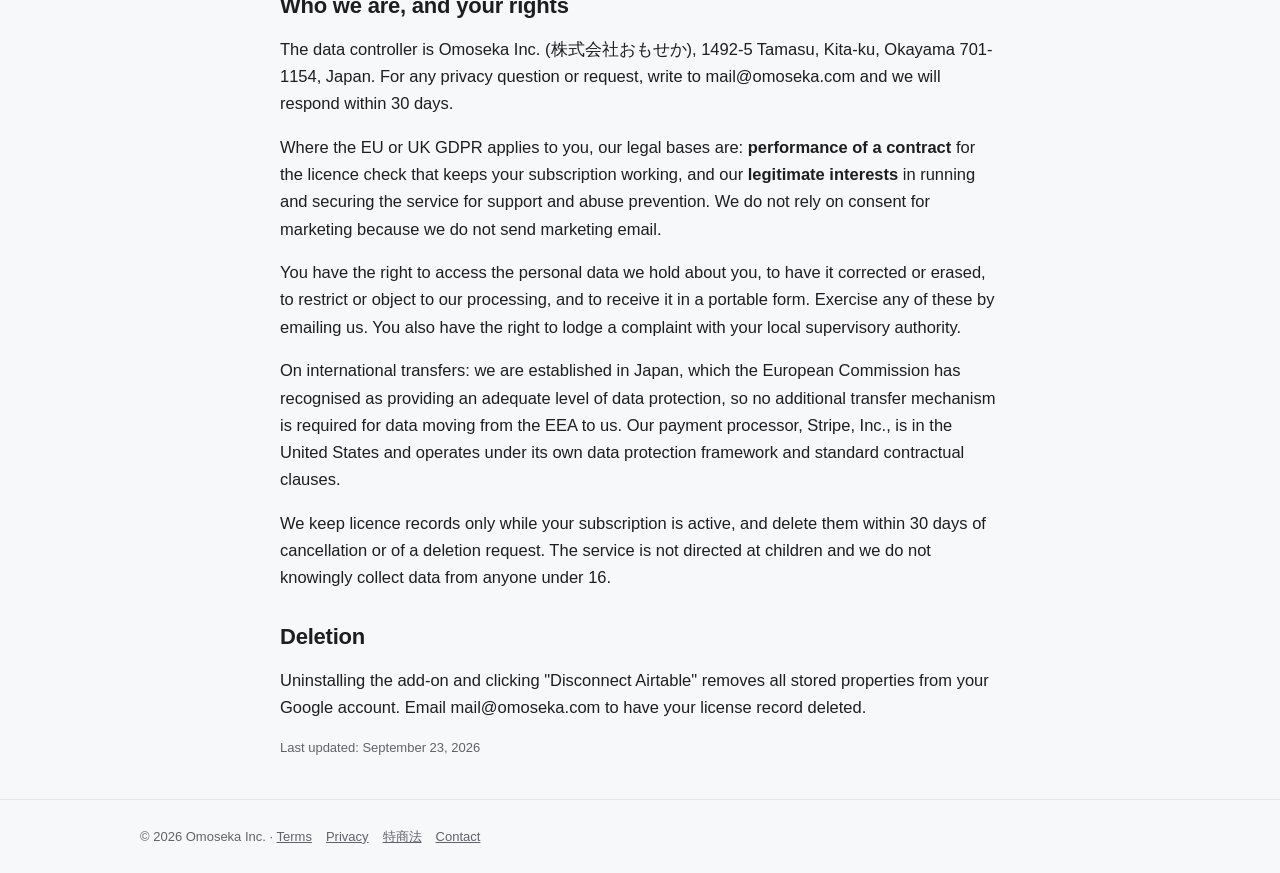
<file: privacy.html>
<!doctype html><html lang="en"><head><meta charset="utf-8"><meta name="viewport" content="width=device-width,initial-scale=1"><title>Privacy Policy — Basepull</title><link rel="icon" href="favicon.svg" type="image/svg+xml"><link rel="stylesheet" href="style.css"></head><body><header class="top"><div class="wrap"><a class="brand" href="./"><span class="mark">▤</span>Basepull</a></div></header><main class="article"><h1>Privacy Policy</h1>
<p>Basepull is a Google Sheets add-on operated by Omoseka Inc. (株式会社おもせか), Okayama, Japan.</p>
<h2>What the add-on accesses</h2><p>The add-on requests permission to read and write <strong>only the spreadsheet it is opened in</strong> (<code>spreadsheets.currentonly</code>), to call external web services (<code>script.external_request</code>, used solely for api.airtable.com and our license server), to create time-based triggers for scheduled syncs, and to read your Google account email address.</p>
<h2>Where your data goes</h2><p>Airtable records are fetched by Google Apps Script running inside your own Google account and written directly into your spreadsheet. They are never transmitted to, stored on, or visible to Omoseka Inc. Basepull connects to Airtable using Airtable's official OAuth 2.0 flow, so we never ask for or receive an API key. The resulting access and refresh tokens are stored in your Google account's user properties for this add-on, can be deleted at any time with "Disconnect Airtable", and can be revoked from your Airtable account settings.</p>
<h2>What we store</h2><p>To verify Pro subscriptions, the add-on sends your Google account email address to our license server. We store the email, Stripe customer and subscription identifiers, and subscription status. Payments are processed by Stripe; we never see card numbers.</p>
<h2>Limited Use disclosure</h2><p>Basepull's use and transfer of information received from Google APIs adheres to the <a href="https://developers.google.com/terms/api-services-user-data-policy#additional_requirements_for_specific_api_scopes">Google API Services User Data Policy</a>, including the Limited Use requirements. We do not use Google user data for advertising, and we do not sell it.</p>
<h2>Sharing, transfer and disclosure</h2><p>We do not sell, rent or trade Google user data, and we do not share it with third parties for their own purposes. Airtable records never reach our servers: they are fetched by Apps Script running in your own Google account and written straight into your spreadsheet. The only Google user data that leaves your account is your Google account email address, which is sent to (a) our own licence endpoint, a Google Apps Script web app operated by Omoseka Inc., and (b) Stripe, Inc., our payment processor, acting on our instructions solely to identify your subscription. Beyond these two, we disclose data only when required by law or valid legal process. We do not use Google user data for advertising or profiling, and we do not use it to develop, improve or train generalised artificial intelligence or machine learning models.</p><h2>How we protect your data</h2><p>All traffic between the add-on, Airtable, our licence endpoint and Stripe uses HTTPS with TLS. Your Airtable OAuth tokens and your sync settings are held in Apps Script user properties inside your own Google account and are encrypted at rest by Google; we have no way to read them. Licence records (email address, Stripe customer and subscription identifiers, status) are stored in a Google account protected by two-step verification and are accessible only to the company representative, on a least-privilege basis. Calls to the licence endpoint require a shared secret. Records are kept only while the subscription is active and are deleted within 30 days of a deletion request.</p><h2>Who we are, and your rights</h2><p>The data controller is Omoseka Inc. (株式会社おもせか), 1492-5 Tamasu, Kita-ku, Okayama 701-1154, Japan. For any privacy question or request, write to mail@omoseka.com and we will respond within 30 days.</p><p>Where the EU or UK GDPR applies to you, our legal bases are: <strong>performance of a contract</strong> for the licence check that keeps your subscription working, and our <strong>legitimate interests</strong> in running and securing the service for support and abuse prevention. We do not rely on consent for marketing because we do not send marketing email.</p><p>You have the right to access the personal data we hold about you, to have it corrected or erased, to restrict or object to our processing, and to receive it in a portable form. Exercise any of these by emailing us. You also have the right to lodge a complaint with your local supervisory authority.</p><p>On international transfers: we are established in Japan, which the European Commission has recognised as providing an adequate level of data protection, so no additional transfer mechanism is required for data moving from the EEA to us. Our payment processor, Stripe, Inc., is in the United States and operates under its own data protection framework and standard contractual clauses.</p><p>We keep licence records only while your subscription is active, and delete them within 30 days of cancellation or of a deletion request. The service is not directed at children and we do not knowingly collect data from anyone under 16.</p><h2>Deletion</h2><p>Uninstalling the add-on and clicking "Disconnect Airtable" removes all stored properties from your Google account. Email mail@omoseka.com to have your license record deleted.</p>
<p style="color:var(--muted);font-size:13px">Last updated: September 23, 2026</p></main><footer><div class="wrap">© 2026 Omoseka Inc. · <a href="terms.html">Terms</a><a href="privacy.html">Privacy</a><a href="tokushoho.html">特商法</a><a href="mailto:mail@omoseka.com">Contact</a></div></footer></body></html>
</file>
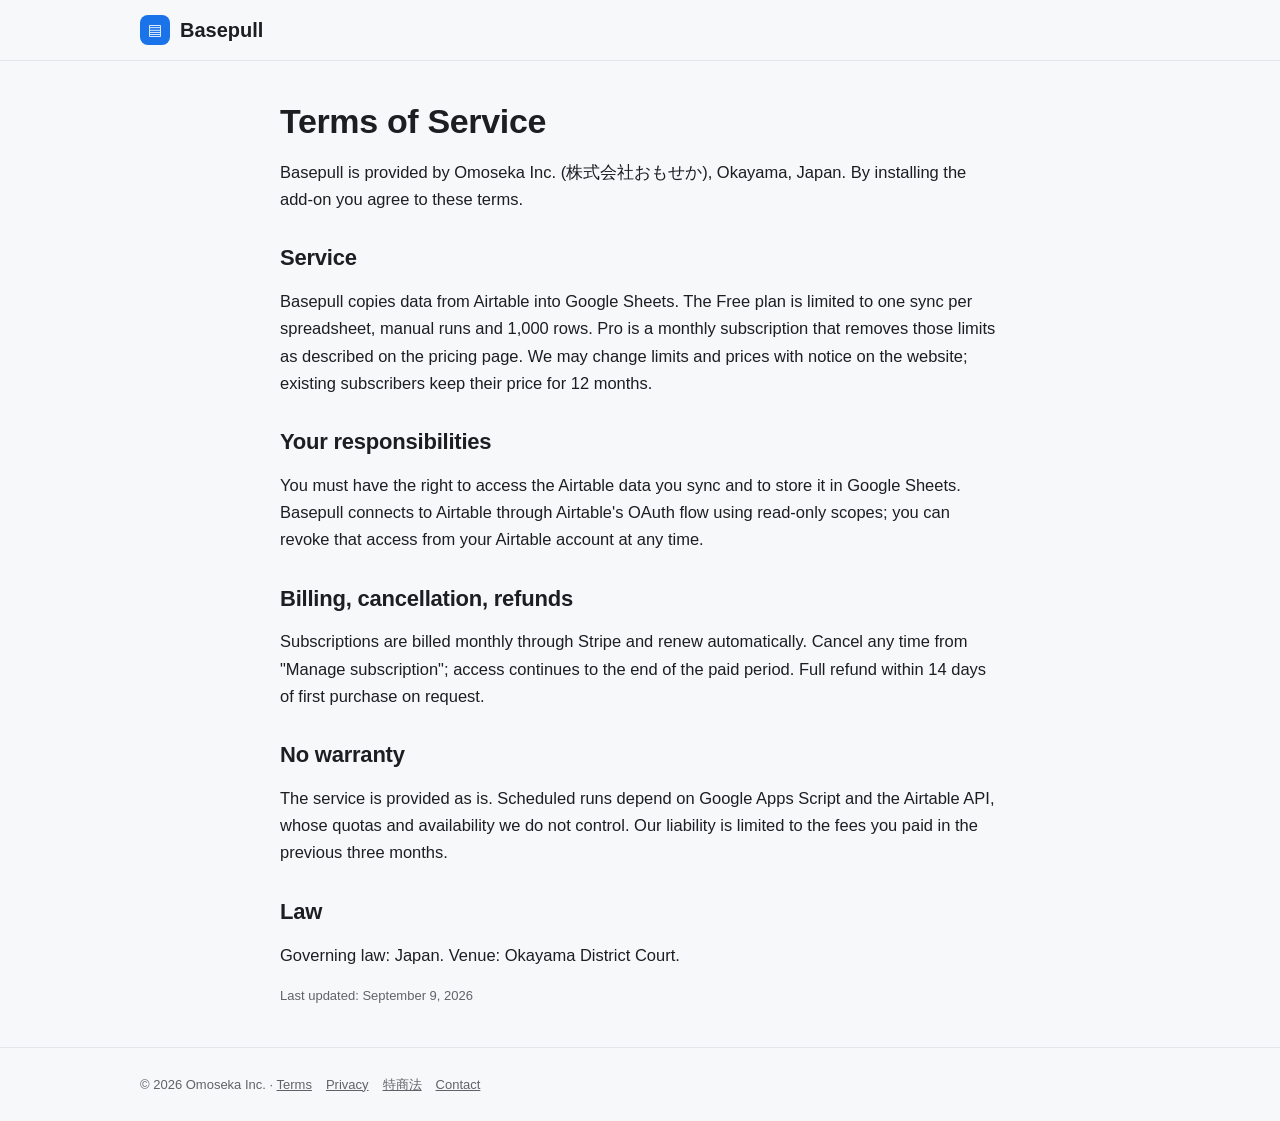
<file: terms.html>
<!doctype html><html lang="en"><head><meta charset="utf-8"><meta name="viewport" content="width=device-width,initial-scale=1"><title>Terms of Service — Basepull</title><link rel="icon" href="favicon.svg" type="image/svg+xml"><link rel="stylesheet" href="style.css"></head><body><header class="top"><div class="wrap"><a class="brand" href="./"><span class="mark">▤</span>Basepull</a></div></header><main class="article"><h1>Terms of Service</h1>
<p>Basepull is provided by Omoseka Inc. (株式会社おもせか), Okayama, Japan. By installing the add-on you agree to these terms.</p>
<h2>Service</h2><p>Basepull copies data from Airtable into Google Sheets. The Free plan is limited to one sync per spreadsheet, manual runs and 1,000 rows. Pro is a monthly subscription that removes those limits as described on the pricing page. We may change limits and prices with notice on the website; existing subscribers keep their price for 12 months.</p>
<h2>Your responsibilities</h2><p>You must have the right to access the Airtable data you sync and to store it in Google Sheets. Basepull connects to Airtable through Airtable's OAuth flow using read-only scopes; you can revoke that access from your Airtable account at any time.</p>
<h2>Billing, cancellation, refunds</h2><p>Subscriptions are billed monthly through Stripe and renew automatically. Cancel any time from "Manage subscription"; access continues to the end of the paid period. Full refund within 14 days of first purchase on request.</p>
<h2>No warranty</h2><p>The service is provided as is. Scheduled runs depend on Google Apps Script and the Airtable API, whose quotas and availability we do not control. Our liability is limited to the fees you paid in the previous three months.</p>
<h2>Law</h2><p>Governing law: Japan. Venue: Okayama District Court.</p>
<p style="color:var(--muted);font-size:13px">Last updated: September 9, 2026</p></main><footer><div class="wrap">© 2026 Omoseka Inc. · <a href="terms.html">Terms</a><a href="privacy.html">Privacy</a><a href="tokushoho.html">特商法</a><a href="mailto:mail@omoseka.com">Contact</a></div></footer></body></html>
</file>
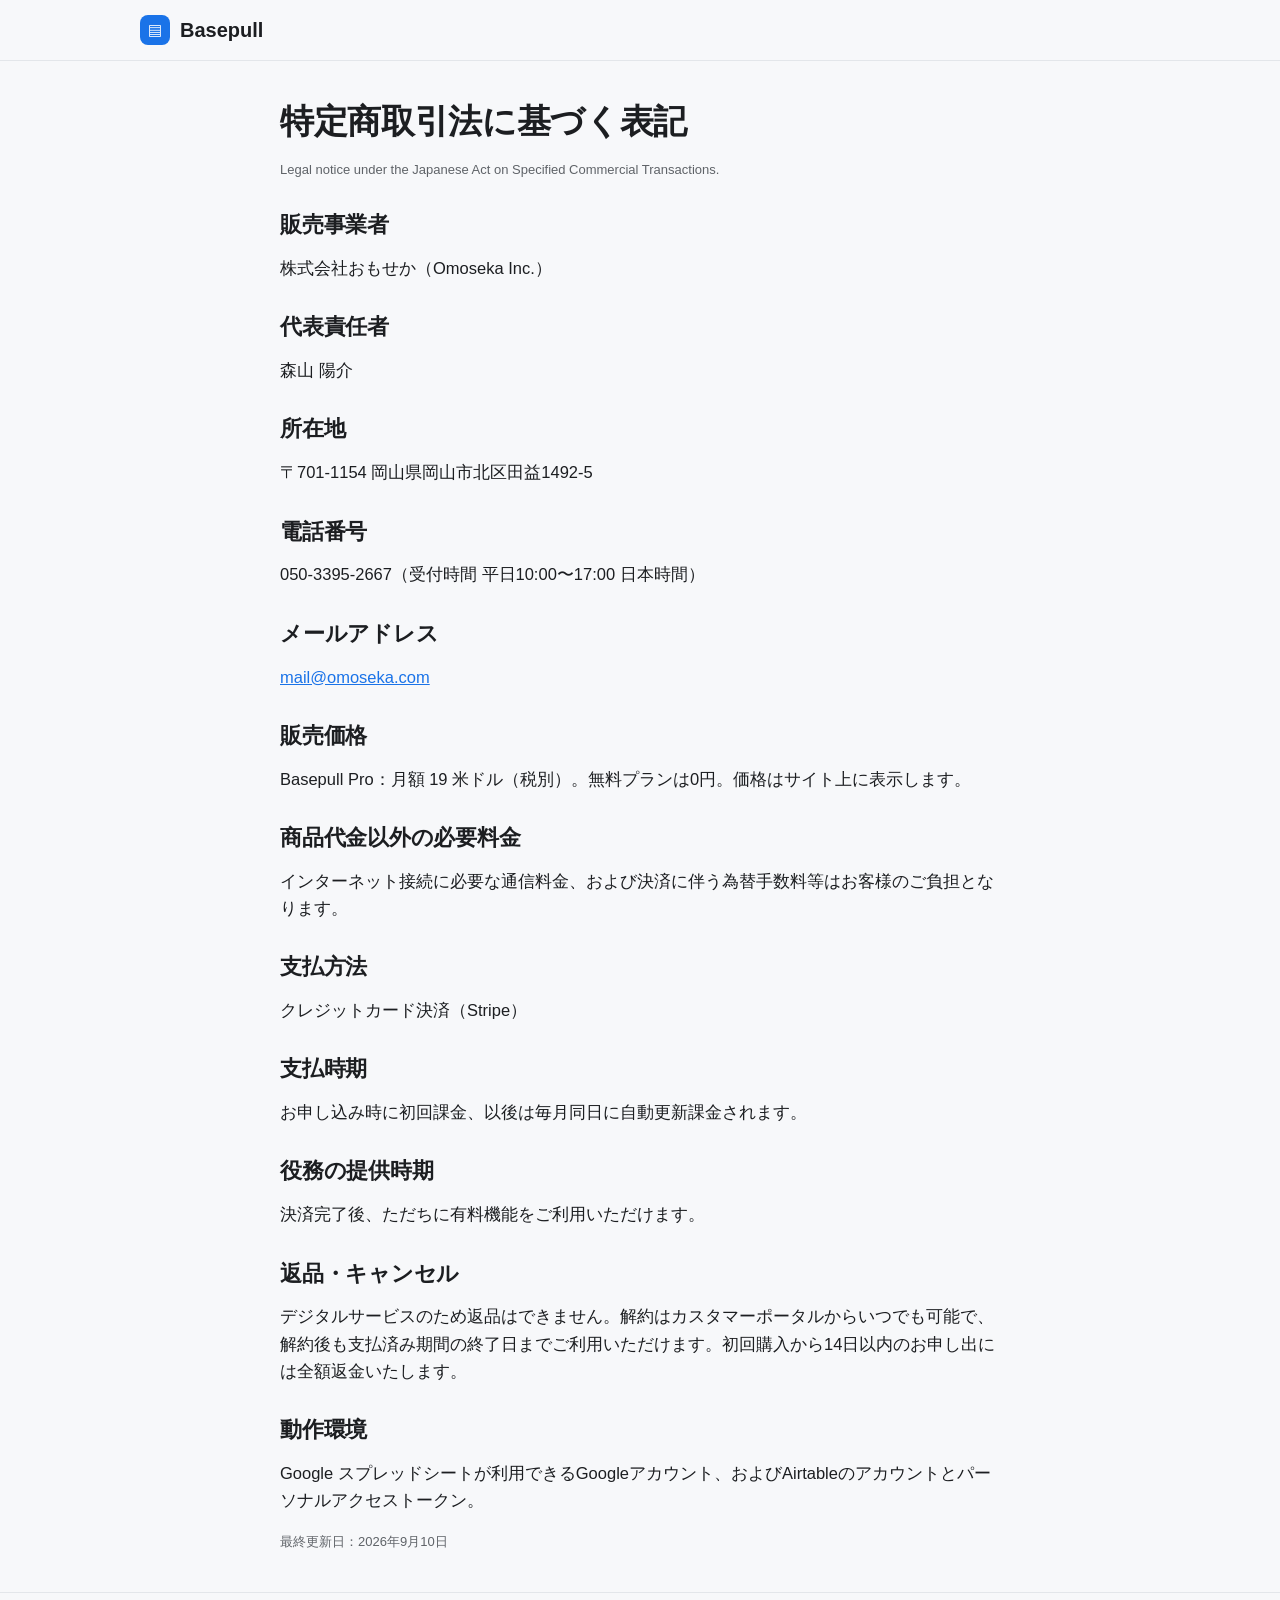
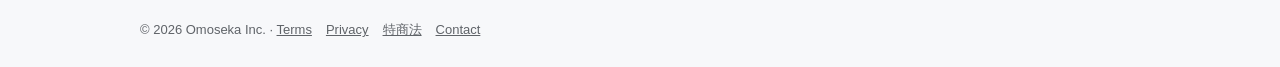
<file: tokushoho.html>
<!doctype html><html lang="ja"><head><meta charset="utf-8"><meta name="viewport" content="width=device-width,initial-scale=1"><title>特定商取引法に基づく表記 — Basepull</title><link rel="icon" href="favicon.svg" type="image/svg+xml"><link rel="stylesheet" href="style.css"></head><body><header class="top"><div class="wrap"><a class="brand" href="./"><span class="mark">▤</span>Basepull</a></div></header><main class="article"><h1>特定商取引法に基づく表記</h1>
<p style="color:var(--muted);font-size:13px">Legal notice under the Japanese Act on Specified Commercial Transactions.</p>
<h2>販売事業者</h2><p>株式会社おもせか（Omoseka Inc.）</p>
<h2>代表責任者</h2><p>森山 陽介</p>
<h2>所在地</h2><p>〒701-1154 岡山県岡山市北区田益1492-5</p>
<h2>電話番号</h2><p>050-3395-2667（受付時間 平日10:00〜17:00 日本時間）</p>
<h2>メールアドレス</h2><p><a href="mailto:mail@omoseka.com">mail@omoseka.com</a></p>
<h2>販売価格</h2><p>Basepull Pro：月額 19 米ドル（税別）。無料プランは0円。価格はサイト上に表示します。</p>
<h2>商品代金以外の必要料金</h2><p>インターネット接続に必要な通信料金、および決済に伴う為替手数料等はお客様のご負担となります。</p>
<h2>支払方法</h2><p>クレジットカード決済（Stripe）</p>
<h2>支払時期</h2><p>お申し込み時に初回課金、以後は毎月同日に自動更新課金されます。</p>
<h2>役務の提供時期</h2><p>決済完了後、ただちに有料機能をご利用いただけます。</p>
<h2>返品・キャンセル</h2><p>デジタルサービスのため返品はできません。解約はカスタマーポータルからいつでも可能で、解約後も支払済み期間の終了日までご利用いただけます。初回購入から14日以内のお申し出には全額返金いたします。</p>
<h2>動作環境</h2><p>Google スプレッドシートが利用できるGoogleアカウント、およびAirtableのアカウントとパーソナルアクセストークン。</p>
<p style="color:var(--muted);font-size:13px">最終更新日：2026年9月10日</p></main><footer><div class="wrap">© 2026 Omoseka Inc. · <a href="terms.html">Terms</a><a href="privacy.html">Privacy</a><a href="tokushoho.html">特商法</a><a href="mailto:mail@omoseka.com">Contact</a></div></footer></body></html>
</file>
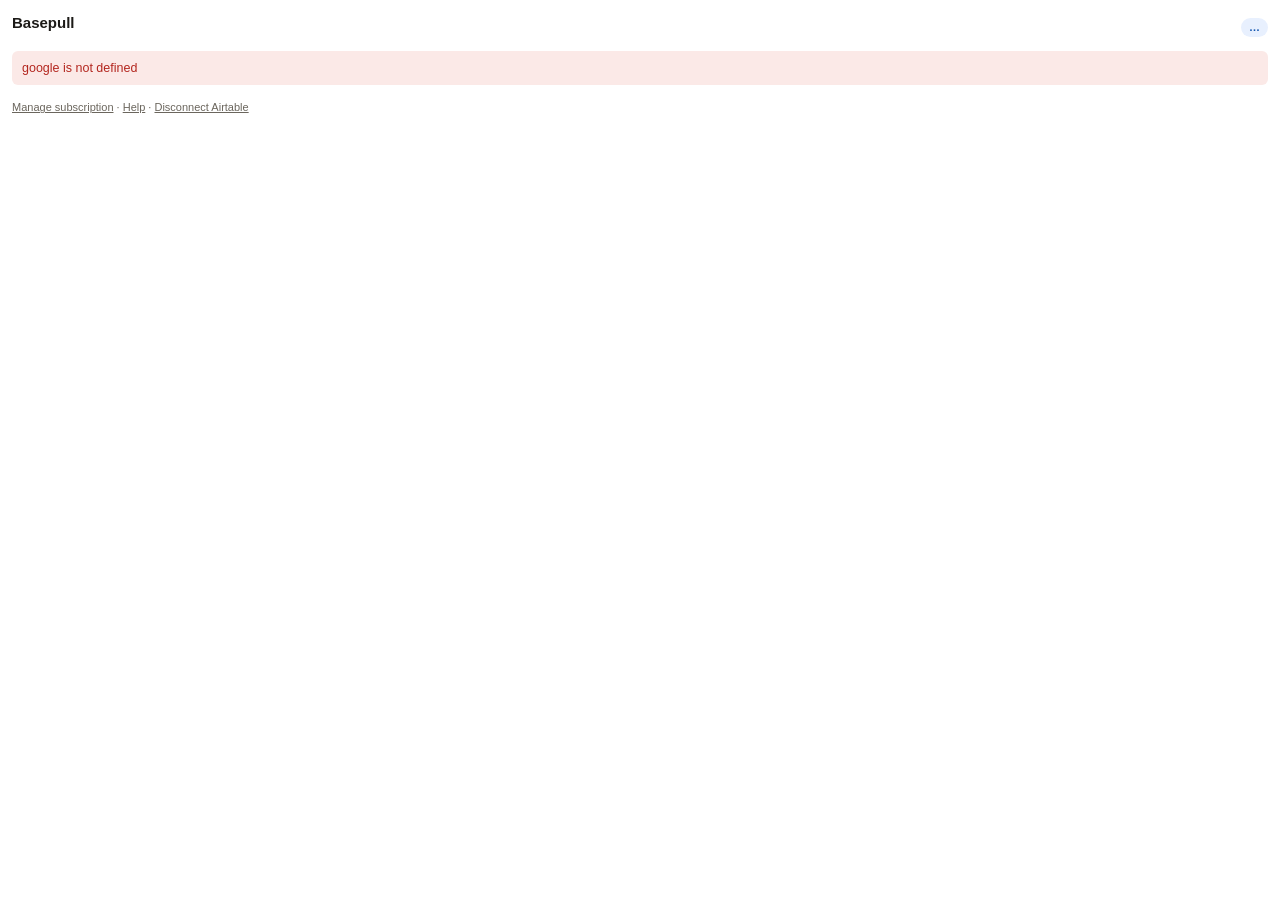
<file: addon/Sidebar.html>
<!DOCTYPE html>
<html><head><base target="_top">
<style>
  :root{--ink:#1c1a17;--muted:#6b665d;--line:#e2ddd2;--accent:#1a73e8;--accent2:#1557b0;--soft:#e8f0fe;--good:#2c6b45;--goodsoft:#e5f2ea;--bad:#b3261e;--badsoft:#fbe9e7;--warnsoft:#fbf1dc;--warn:#8a5a10}
  *{box-sizing:border-box}
  body{margin:0;font:13px/1.5 Roboto,Arial,sans-serif;color:var(--ink);background:#fff;padding:12px}
  h2{font-size:15px;margin:0 0 8px}
  label{display:block;font-size:11.5px;font-weight:600;color:var(--muted);margin:10px 0 3px}
  input[type=text],input[type=password],select{width:100%;border:1px solid var(--line);border-radius:6px;padding:7px 8px;font:inherit}
  .btn{display:inline-flex;align-items:center;justify-content:center;border:1px solid transparent;border-radius:6px;padding:7px 12px;font:inherit;font-weight:600;cursor:pointer;background:#f1f3f4;color:var(--ink)}
  .btn.primary{background:var(--accent);color:#fff}.btn.primary:hover{background:var(--accent2)}
  .btn.link{background:none;padding:4px 6px;color:var(--accent)}
  .btn:disabled{opacity:.5;cursor:default}
  .row{display:flex;gap:6px;align-items:center;flex-wrap:wrap;margin-top:8px}
  .card{border:1px solid var(--line);border-radius:8px;padding:10px;margin-top:10px}
  .job{border:1px solid var(--line);border-radius:8px;padding:8px 10px;margin-top:8px}
  .job b{display:block}
  .meta{font-size:11.5px;color:var(--muted)}
  .pill{display:inline-block;border-radius:999px;padding:1px 8px;font-size:11px;font-weight:600;background:var(--soft);color:var(--accent2)}
  .pill.pro{background:var(--goodsoft);color:var(--good)}
  .msg{border-radius:6px;padding:8px 10px;margin-top:8px;font-size:12.5px}
  .msg.ok{background:var(--goodsoft);color:var(--good)}.msg.err{background:var(--badsoft);color:var(--bad)}.msg.warn{background:var(--warnsoft);color:var(--warn)}
  .hidden{display:none}
  .check{display:flex;gap:6px;align-items:center;font-size:12.5px;margin-top:6px;color:var(--ink);font-weight:500}
  .top{display:flex;justify-content:space-between;align-items:center}
  .spin{display:inline-block;width:12px;height:12px;border:2px solid #ccc;border-top-color:var(--accent);border-radius:50%;animation:s .8s linear infinite;vertical-align:-2px}
  @keyframes s{to{transform:rotate(360deg)}}
  footer{margin-top:14px;font-size:11px;color:var(--muted)}footer a{color:var(--muted)}
</style></head>
<body>
<div class="top"><h2>Basepull</h2><span id="plan" class="pill">…</span></div>
<div id="msg"></div>

<!-- Token -->
<div id="tokenBox" class="card hidden">
  <b>1. Connect Airtable</b>
  <div class="meta">Create a personal access token at airtable.com/create/tokens with scopes <code>data.records:read</code> and <code>schema.bases:read</code>, and add the bases you want to sync. The token is stored only in your Google account.</div>
  <label>Personal access token</label>
  <input type="password" id="token" placeholder="pat…">
  <div class="row"><button class="btn primary" id="saveToken">Save &amp; test</button></div>
</div>

<!-- Editor -->
<div id="editor" class="card hidden">
  <b id="editorTitle">New sync</b>
  <label>Base</label><select id="base"></select>
  <label>Table</label><select id="table"></select>
  <label>View (optional)</label><select id="view"><option value="">All records, all fields</option></select>
  <label>Write to sheet tab</label><input type="text" id="sheetName" placeholder="defaults to the table name">
  <label class="check"><input type="checkbox" id="includeId"> Include Airtable record ID column</label>
  <label class="check"><input type="checkbox" id="includeCreated"> Include created time column</label>
  <label>Schedule</label>
  <select id="interval"><option value="0">Manual only</option><option value="60">Every hour (Pro)</option><option value="360">Every 6 hours (Pro)</option><option value="1440">Daily (Pro)</option></select>
  <div class="row"><button class="btn primary" id="saveJob">Save sync</button><button class="btn" id="cancelJob">Cancel</button></div>
</div>

<!-- Jobs -->
<div id="jobsBox" class="hidden">
  <div class="row" style="justify-content:space-between"><b>Syncs in this spreadsheet</b><button class="btn" id="newJob">+ New sync</button></div>
  <div id="jobs"></div>
  <div class="row"><button class="btn" id="runAll">Run all now</button></div>
</div>

<div id="upsell" class="card hidden">
  <b>Upgrade to Pro — $19/month</b>
  <div class="meta">Unlimited syncs, hourly/daily schedules, up to 200,000 rows per sync. Cancel anytime.</div>
  <div class="row"><a class="btn primary" id="buy" href="#" target="_blank">Get Pro</a><button class="btn link" id="refreshLic">I already paid</button></div>
</div>

<footer><a href="#" id="manage" target="_blank">Manage subscription</a> · <a href="#" id="site" target="_blank">Help</a> · <a href="#" id="forget">Disconnect Airtable</a></footer>

<script>
var S = { init: null, bases: [], tables: [], editing: null };
function $(id){ return document.getElementById(id); }
function show(id, on){ $(id).classList.toggle('hidden', !on); }
function msg(text, kind){ $('msg').innerHTML = text ? '<div class="msg '+(kind||'ok')+'">'+text+'</div>' : ''; }
function busy(btn, on){ btn.disabled = on; if(on){ btn.dataset.t = btn.innerHTML; btn.innerHTML = '<span class="spin"></span>'; } else if(btn.dataset.t){ btn.innerHTML = btn.dataset.t; } }
function esc(s){ return String(s==null?'':s).replace(/[&<>"]/g, function(c){ return {'&':'&amp;','<':'&lt;','>':'&gt;','"':'&quot;'}[c]; }); }
function rpc(fn){ var args = [].slice.call(arguments,1); return new Promise(function(res,rej){ google.script.run.withSuccessHandler(res).withFailureHandler(function(e){ rej(new Error(e.message||String(e))); })[fn].apply(null,args); }); }

function render(){
  var i = S.init;
  $('plan').textContent = i.plan.name + (i.plan.pro ? '' : ' plan'); $('plan').className = 'pill' + (i.plan.pro ? ' pro' : '');
  $('buy').href = i.checkoutUrl; $('manage').href = i.portalUrl; $('site').href = i.siteUrl;
  show('tokenBox', !i.hasToken);
  show('jobsBox', i.hasToken);
  show('upsell', !i.plan.pro);
  renderJobs(i.jobs);
}
function renderJobs(jobs){
  S.init.jobs = jobs;
  var h = jobs.map(function(j){
    var when = j.interval ? (j.interval==60?'hourly':j.interval==360?'every 6h':'daily') : 'manual';
    var st = j.lastStatus ? (j.lastStatus.indexOf('error')===0 ? '<span style="color:var(--bad)">'+esc(j.lastStatus)+'</span>' : esc(j.lastStatus)+' · '+j.lastRows+' rows') : 'never run';
    return '<div class="job"><b>'+esc(j.baseName)+' / '+esc(j.tableName)+(j.viewName?' ('+esc(j.viewName)+')':'')+'</b>'+
      '<div class="meta">→ tab "'+esc(j.sheetName)+'" · '+when+'<br>Last: '+st+(j.lastRun?' · '+new Date(j.lastRun).toLocaleString():'')+'</div>'+
      '<div class="row"><button class="btn primary" data-run="'+j.id+'">Run now</button><button class="btn" data-edit="'+j.id+'">Edit</button><button class="btn link" data-del="'+j.id+'">Delete</button></div></div>';
  }).join('');
  $('jobs').innerHTML = h || '<div class="meta" style="margin-top:8px">No syncs yet. Click "New sync".</div>';
  $('runAll').classList.toggle('hidden', !jobs.length);
}

async function loadBases(){ S.bases = await rpc('bpListBases'); renderBases(); }
function renderBases(){
  $('base').innerHTML = '<option value="">Choose a base…</option>' + S.bases.map(function(b){ return '<option value="'+esc(b.id)+'">'+esc(b.name)+'</option>'; }).join('');
}
async function loadTables(baseId){
  $('table').innerHTML = '<option>Loading…</option>';
  S.tables = baseId ? await rpc('bpListTables', baseId) : [];
  $('table').innerHTML = '<option value="">Choose a table…</option>' + S.tables.map(function(t){ return '<option value="'+esc(t.id)+'">'+esc(t.name)+'</option>'; }).join('');
  loadViews('');
}
function loadViews(tableId){
  var t = S.tables.filter(function(x){ return x.id===tableId; })[0];
  $('view').innerHTML = '<option value="">All records, all fields</option>' + ((t&&t.views)||[]).map(function(v){ return '<option value="'+esc(v.id)+'">'+esc(v.name)+'</option>'; }).join('');
  if (t && !$('sheetName').value) $('sheetName').placeholder = t.name;
}
async function openEditor(job){
  S.editing = job || null;
  $('editorTitle').textContent = job ? 'Edit sync' : 'New sync';
  show('editor', true); show('jobsBox', false); msg('');
  try {
    if (!S.bases.length) await loadBases(); else renderBases();
    $('base').value = job ? job.baseId : '';
    await loadTables($('base').value);
    $('table').value = job ? job.tableId : '';
    loadViews($('table').value);
    $('view').value = job ? job.viewId : '';
    $('sheetName').value = job ? job.sheetName : '';
    $('includeId').checked = !!(job && job.includeId);
    $('includeCreated').checked = !!(job && job.includeCreated);
    $('interval').value = job ? String(job.interval) : '0';
  } catch(e){ msg(esc(e.message), 'err'); }
}
function closeEditor(){ show('editor', false); show('jobsBox', true); }

$('saveToken').onclick = async function(){
  busy(this, true); msg('');
  try { S.bases = await rpc('bpSaveToken', $('token').value); S.init.hasToken = true; $('token').value=''; msg('Connected. Found '+S.bases.length+' base(s).'); render(); if(!S.init.jobs.length) openEditor(null); }
  catch(e){ msg(esc(e.message), 'err'); }
  busy(this, false);
};
$('base').onchange = function(){ loadTables(this.value).catch(function(e){ msg(esc(e.message),'err'); }); };
$('table').onchange = function(){ loadViews(this.value); };
$('newJob').onclick = function(){ openEditor(null); };
$('cancelJob').onclick = closeEditor;
$('saveJob').onclick = async function(){
  busy(this, true); msg('');
  var base = S.bases.filter(function(b){ return b.id===$('base').value; })[0] || {};
  var table = S.tables.filter(function(t){ return t.id===$('table').value; })[0] || {};
  var view = ((table.views)||[]).filter(function(v){ return v.id===$('view').value; })[0] || {};
  var job = { id: S.editing ? S.editing.id : '', baseId: base.id, baseName: base.name, tableId: table.id, tableName: table.name, viewId: view.id||'', viewName: view.name||'', sheetName: $('sheetName').value, includeId: $('includeId').checked, includeCreated: $('includeCreated').checked, interval: Number($('interval').value) };
  try { renderJobs(await rpc('bpSaveJob', job)); closeEditor(); msg('Saved. Click "Run now" to sync.'); }
  catch(e){ msg(esc(e.message), 'err'); }
  busy(this, false);
};
$('jobs').onclick = async function(ev){
  var b = ev.target.closest('button'); if(!b) return;
  var id = b.dataset.run || b.dataset.edit || b.dataset.del;
  var job = S.init.jobs.filter(function(j){ return j.id===id; })[0];
  if (b.dataset.edit) return openEditor(job);
  if (b.dataset.del){ if(!confirm('Delete this sync? The sheet tab is kept.')) return; try{ renderJobs(await rpc('bpDeleteJob', id)); }catch(e){ msg(esc(e.message),'err'); } return; }
  busy(b, true); msg('Syncing… large tables can take a minute.', 'warn');
  try { renderJobs(await rpc('bpRunJob', id)); msg('Synced.'); } catch(e){ msg(esc(e.message), 'err'); try{ renderJobs((await rpc('bpInit')).jobs); }catch(_){} }
};
$('runAll').onclick = async function(){ busy(this,true); msg('Running all syncs…','warn'); try{ renderJobs(await rpc('bpRunAllRpc')); msg('Done.'); }catch(e){ msg(esc(e.message),'err'); } busy(this,false); };
$('refreshLic').onclick = async function(){ busy(this,true); try{ S.init.plan = await rpc('bpRefreshLicense'); render(); msg(S.init.plan.pro ? 'Pro is active. Thank you!' : 'No active subscription found for '+esc(S.init.email)+'. Use the same email at checkout.', S.init.plan.pro?'ok':'warn'); }catch(e){ msg(esc(e.message),'err'); } busy(this,false); };
$('forget').onclick = async function(ev){ ev.preventDefault(); if(!confirm('Remove the saved Airtable token?')) return; await rpc('bpForgetToken'); S.init.hasToken=false; render(); };

rpc('bpInit').then(function(i){ S.init = i; render(); if(i.hasToken && !i.jobs.length) openEditor(null); }).catch(function(e){ msg(esc(e.message),'err'); });
</script>
</body></html>

<script>
(function(){
  function bpFixTokenBox(){
    var box = document.getElementById('tokenBox');
    if (!box || box.getAttribute('data-bp-oauth') === '1') return;
    box.setAttribute('data-bp-oauth','1');
    box.innerHTML = '<p style="margin:0 0 10px">Connect your Airtable account to get started. Basepull never asks for your API key.</p>' +
      '<a id="bpConnect" href="#" target="_blank" rel="noopener" style="display:inline-block;padding:8px 14px;background:#2d7ff9;color:#fff;border-radius:6px;text-decoration:none;font-weight:600">Connect Airtable</a> ' +
      '<button id="bpConnected" type="button" style="margin-left:8px">I have connected</button>' +
      '<div id="bpConnectMsg" style="margin-top:10px;color:#666"></div>';
    var msg = document.getElementById('bpConnectMsg');
    var link = document.getElementById('bpConnect');
    msg.textContent = 'Preparing the secure Airtable link...';
    google.script.run
      .withSuccessHandler(function(u){ link.href = u; msg.textContent = ''; })
      .withFailureHandler(function(e){ msg.textContent = e.message; })
      .bpAuthUrl();
    document.getElementById('bpConnected').onclick = function(){
      msg.textContent = 'Checking...';
      google.script.run
        .withSuccessHandler(function(s){ try { render(s); } catch(e) { location.reload(); } })
        .withFailureHandler(function(e){ msg.textContent = e.message; })
        .bpInit();
    };
  }
  var origRender = window.render;
  if (typeof origRender === 'function') {
    window.render = function(){ var r = origRender.apply(this, arguments); try { bpFixTokenBox(); } catch(e){} return r; };
  }
  setTimeout(bpFixTokenBox, 400);
  setTimeout(bpFixTokenBox, 2000);
})();
</script>
</file>
<file: style.css>
:root{--bg:#f7f8fa;--paper:#fff;--ink:#1c1e21;--muted:#5f6368;--line:#e3e6ea;--accent:#1a73e8;--accent-2:#1557b0;--accent-soft:#e8f0fe;--good:#1e7e4a;--good-soft:#e6f4ea;--warn:#8a5a10;--warn-soft:#fbf1dc;--shadow:0 1px 2px rgba(0,0,0,.05),0 10px 30px rgba(28,30,33,.06)}
*{box-sizing:border-box}
body{margin:0;background:var(--bg);color:var(--ink);font-family:Inter,"Helvetica Neue",Helvetica,Arial,system-ui,sans-serif;font-size:16px;line-height:1.65}
a{color:var(--accent)}
h1,h2,h3{line-height:1.2;margin:0 0 .5em;letter-spacing:-.01em}
.wrap{max-width:1040px;margin:0 auto;padding:0 20px}
header.top{border-bottom:1px solid var(--line);background:rgba(247,248,250,.92);backdrop-filter:blur(8px);position:sticky;top:0;z-index:5}
header.top .wrap{display:flex;align-items:center;justify-content:space-between;height:60px}
.brand{display:flex;align-items:center;gap:10px;font-weight:700;font-size:20px;text-decoration:none;color:var(--ink)}
.brand .mark{width:30px;height:30px;border-radius:8px;background:var(--accent);color:#fff;display:grid;place-items:center;font-size:15px}
nav a{margin-left:18px;color:var(--ink);text-decoration:none;font-size:14px}
.btn{display:inline-flex;align-items:center;justify-content:center;gap:8px;border:1px solid transparent;border-radius:9px;padding:11px 20px;font-size:15px;font-weight:600;cursor:pointer;text-decoration:none;font-family:inherit;line-height:1.3;transition:.15s}
.btn.primary{background:var(--accent);color:#fff}.btn.primary:hover{background:var(--accent-2)}
.btn.ghost{background:transparent;border-color:var(--line);color:var(--ink)}.btn.ghost:hover{background:#fff}
.btn.big{padding:14px 26px;font-size:16px}
.badge{display:inline-flex;border-radius:999px;padding:3px 10px;font-size:12px;font-weight:600;background:var(--accent-soft);color:var(--accent-2)}
.hero{padding:64px 0 32px;text-align:center}
.hero h1{font-size:44px;max-width:20ch;margin:12px auto}
.hero p.lead{font-size:18px;color:var(--muted);max-width:60ch;margin:0 auto 22px}
@media(max-width:640px){.hero h1{font-size:30px}}
.panel{background:var(--paper);border:1px solid var(--line);border-radius:14px;box-shadow:var(--shadow);padding:22px}
section.block{padding:40px 0}
section.block h2{font-size:30px;margin-bottom:18px}
.grid3{display:grid;grid-template-columns:repeat(3,1fr);gap:16px}
@media(max-width:860px){.grid3{grid-template-columns:1fr}}
.card{background:var(--paper);border:1px solid var(--line);border-radius:14px;padding:22px}
.card h3{font-size:18px}.card p{color:var(--muted);font-size:15px;margin:0}
.price .amt{font-size:36px;font-weight:700}.price .amt small{font-size:15px;color:var(--muted);font-weight:400}
.price ul{padding-left:1.2em;margin:10px 0 16px;font-size:15px}.price li{margin-bottom:4px}
.price.hot{border-color:var(--accent);box-shadow:0 0 0 3px var(--accent-soft)}
.faq details{border-bottom:1px solid var(--line);padding:12px 0}.faq summary{cursor:pointer;font-weight:600}.faq p{margin:8px 0 0;color:var(--muted);font-size:15px}
.steps{counter-reset:s;display:grid;grid-template-columns:repeat(3,1fr);gap:16px}
@media(max-width:860px){.steps{grid-template-columns:1fr}}
.steps .card::before{counter-increment:s;content:counter(s);display:inline-grid;place-items:center;width:28px;height:28px;border-radius:50%;background:var(--accent);color:#fff;font-weight:700;margin-bottom:10px}
.compare{width:100%;border-collapse:collapse;font-size:15px;background:#fff;border:1px solid var(--line);border-radius:12px;overflow:hidden}
.compare th,.compare td{padding:10px 12px;border-bottom:1px solid var(--line);text-align:left}
.compare th{background:#f1f3f4;font-size:13px;color:var(--muted)}
.compare tr:last-child td{border-bottom:0}
.tablewrap{overflow-x:auto}
footer{border-top:1px solid var(--line);margin-top:40px;padding:26px 0;color:var(--muted);font-size:13px}footer a{color:var(--muted);margin-right:14px}
.article{max-width:760px;margin:40px auto;padding:0 20px}.article h1{font-size:34px}.article h2{font-size:22px;margin-top:32px}.article p,.article li{font-size:16.5px}
.article img{border:1px solid var(--line);border-radius:10px}
.note{background:var(--warn-soft);color:var(--warn);border-radius:9px;padding:10px 14px;font-size:14px}
code,pre{font-family:ui-monospace,SFMono-Regular,Menlo,monospace;font-size:14px;background:#f1f3f4;border-radius:6px;padding:2px 6px}
pre{padding:12px 14px;overflow-x:auto}
</file>
